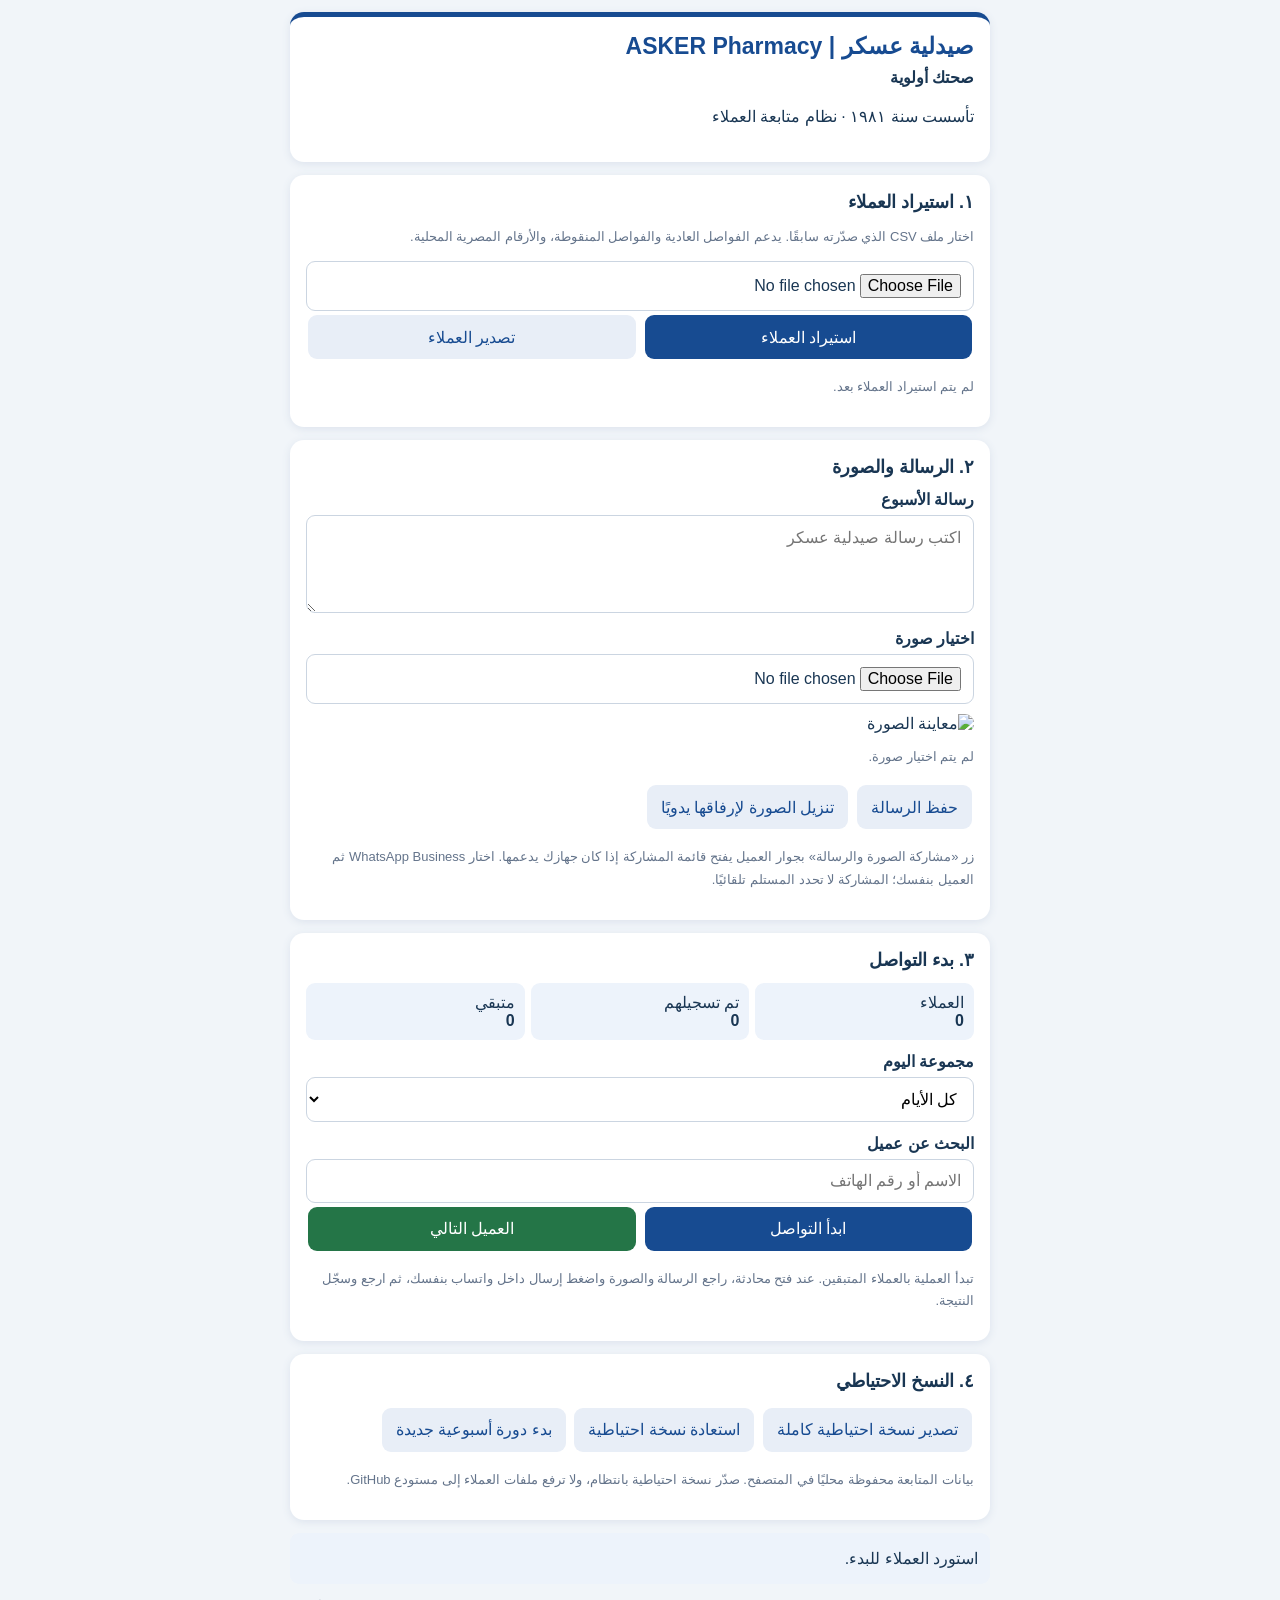
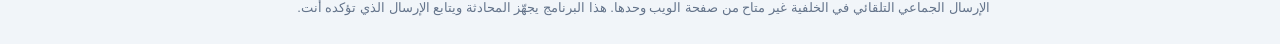
<file: index.html>
<!DOCTYPE html>
<html lang="ar" dir="rtl">
<head>
<meta charset="UTF-8">
<meta name="viewport" content="width=device-width,initial-scale=1">
<meta name="theme-color" content="#174b91">
<title>عسكر | تواصل العملاء</title>
<style>
*{box-sizing:border-box}
body{margin:0;padding:12px;background:#f1f5f9;color:#193653;font-family:Arial,sans-serif}
main{max-width:700px;margin:auto}
header,.card{background:white;border-radius:14px;padding:16px;margin-bottom:13px;box-shadow:0 2px 8px #dce3ed}
header{border-top:5px solid #174b91}
h1{font-size:23px;color:#174b91;margin:0 0 8px}
h2{font-size:18px;margin:0 0 12px}
p{line-height:1.7}
label{display:block;font-weight:bold;margin:12px 0 6px}
input,textarea,select{width:100%;padding:12px;border:1px solid #cbd5e1;border-radius:9px;font:inherit;background:white}
button{border:0;border-radius:9px;padding:12px 14px;margin:4px 2px;background:#174b91;color:white;font:inherit;cursor:pointer;min-height:44px}
button.secondary{background:#e8eef7;color:#174b91}
button.green{background:#247547}
button.red{background:#a52e2e}
button:disabled{opacity:.5}
small,.muted{font-size:13px;color:#64748b;line-height:1.7}
.row{display:flex;flex-wrap:wrap;gap:5px}
.row button{flex:1}
.stats{display:flex;gap:6px;flex-wrap:wrap}
.stat{background:#edf3fb;padding:10px;border-radius:9px;flex:1;min-width:90px}
.contact{border:1px solid #dbe3ee;border-radius:11px;padding:12px;margin:10px 0}
.contact strong{display:block;overflow-wrap:anywhere;margin-bottom:5px}
.phone{direction:ltr;display:inline-block}
#preview{max-width:100%;max-height:240px;display:block;margin-top:10px;border-radius:9px}
#notice{background:#edf3fb;border-radius:9px;padding:12px;line-height:1.7;white-space:pre-wrap}
</style>
</head>
<body>
<main>
<header>
<h1>صيدلية عسكر | ASKER Pharmacy</h1>
<strong>صحتك أولوية</strong>
<p>تأسست سنة ١٩٨١ · نظام متابعة العملاء</p>
</header>

<section class="card">
<h2>١. استيراد العملاء</h2>
<p class="muted">اختار ملف CSV الذي صدّرته سابقًا. يدعم الفواصل العادية والفواصل المنقوطة، والأرقام المصرية المحلية.</p>
<input id="csv" type="file" accept=".csv,text/csv">
<div class="row">
<button id="importBtn">استيراد العملاء</button>
<button id="exportBtn" class="secondary">تصدير العملاء</button>
</div>
<p id="importInfo" class="muted">لم يتم استيراد العملاء بعد.</p>
</section>

<section class="card">
<h2>٢. الرسالة والصورة</h2>
<label for="message">رسالة الأسبوع</label>
<textarea id="message" rows="4" placeholder="اكتب رسالة صيدلية عسكر"></textarea>
<label for="picture">اختيار صورة</label>
<input id="picture" type="file" accept="image/*">
<img id="preview" hidden alt="معاينة الصورة">
<p id="imageInfo" class="muted">لم يتم اختيار صورة.</p>
<button id="saveMsg" class="secondary">حفظ الرسالة</button>
<button id="downloadImage" class="secondary">تنزيل الصورة لإرفاقها يدويًا</button>
<p class="muted">زر «مشاركة الصورة والرسالة» بجوار العميل يفتح قائمة المشاركة إذا كان جهازك يدعمها. اختار WhatsApp Business ثم العميل بنفسك؛ المشاركة لا تحدد المستلم تلقائيًا.</p>
</section>

<section class="card">
<h2>٣. بدء التواصل</h2>
<div class="stats">
<div class="stat">العملاء<br><b id="total">0</b></div>
<div class="stat">تم تسجيلهم<br><b id="sent">0</b></div>
<div class="stat">متبقي<br><b id="left">0</b></div>
</div>
<label for="day">مجموعة اليوم</label>
<select id="day">
<option value="all">كل الأيام</option>
<option value="0">السبت</option>
<option value="1">الأحد</option>
<option value="2">الاثنين</option>
<option value="3">الثلاثاء</option>
<option value="4">الأربعاء</option>
<option value="5">الخميس</option>
<option value="6">الجمعة</option>
</select>
<label for="search">البحث عن عميل</label>
<input id="search" placeholder="الاسم أو رقم الهاتف">
<div class="row">
<button id="startBtn">ابدأ التواصل</button>
<button id="nextBtn" class="green">العميل التالي</button>
</div>
<p class="muted">تبدأ العملية بالعملاء المتبقين. عند فتح محادثة، راجع الرسالة والصورة واضغط إرسال داخل واتساب بنفسك، ثم ارجع وسجّل النتيجة.</p>
<div id="queueInfo" class="muted"></div>
<div id="currentContact" class="contact" hidden>
<h2>العميل الحالي</h2>
<strong id="currentName"></strong>
<span id="currentPhone" class="phone"></span>
<p id="currentStatus" class="muted"></p>
<div class="row">
<button id="currentOpen">فتح المحادثة</button>
<button id="currentShare" class="secondary">مشاركة الصورة والرسالة</button>
<button id="currentSent" class="green">تسجيل تم الإرسال</button>
<button id="currentSkip" class="secondary">تخطي</button>
</div>
</div>
<div id="contacts"></div>
</section>

<section class="card">
<h2>٤. النسخ الاحتياطي</h2>
<button id="backupBtn" class="secondary">تصدير نسخة احتياطية كاملة</button>
<button id="restoreBtn" class="secondary">استعادة نسخة احتياطية</button>
<input id="backupFile" type="file" accept=".json,application/json" hidden>
<button id="newCycle" class="secondary">بدء دورة أسبوعية جديدة</button>
<p class="muted">بيانات المتابعة محفوظة محليًا في المتصفح. صدّر نسخة احتياطية بانتظام، ولا ترفع ملفات العملاء إلى مستودع GitHub.</p>
</section>

<div id="notice" role="status">استورد العملاء للبدء.</div>
<p class="muted">الإرسال الجماعي التلقائي في الخلفية غير متاح من صفحة الويب وحدها. هذا البرنامج يجهّز المحادثة ويتابع الإرسال الذي تؤكده أنت.</p>
</main>

<script>
'use strict';
const $=id=>document.getElementById(id);
const DAYS=['السبت','الأحد','الاثنين','الثلاثاء','الأربعاء','الخميس','الجمعة'];
let contacts=[];
let states={};
let cycle=weekKey(new Date());
let imageFile=null,imageURL=null;
let queue=[],queuePos=-1;
let currentId=null;

function say(s){$('notice').textContent=s}
function weekKey(d){
 d=new Date(d);
 d.setDate(d.getDate()-((d.getDay()+1)%7));
 return d.getFullYear()+'-'+String(d.getMonth()+1).padStart(2,'0')+'-'+String(d.getDate()).padStart(2,'0');
}
function save(){
 try{
 localStorage.setItem('asker_contacts_snapshot',JSON.stringify({contacts,states,cycle,message:$('message').value}));
 return true;
 }catch(e){say('تعذر الحفظ في المتصفح. التغيير لم يُحفظ. صدّر نسخة احتياطية.');return false}
}
function load(){
 try{
 const snapshot=localStorage.getItem('asker_contacts_snapshot');
 if(snapshot){
  const d=JSON.parse(snapshot);
  if(!Array.isArray(d.contacts)||!d.states||typeof d.states!=='object'||Array.isArray(d.states))throw Error();
  contacts=d.contacts;states=d.states;cycle=d.cycle||weekKey(new Date());
  $('message').value=d.message||'';
 }else{
 contacts=JSON.parse(localStorage.getItem('asker_v3_contacts')||'[]');
 states=JSON.parse(localStorage.getItem('asker_v3_states')||'{}');
 cycle=localStorage.getItem('asker_v3_cycle')||weekKey(new Date());
 $('message').value=localStorage.getItem('asker_v3_message')||'';
 }
 }catch(e){contacts=[];states={}}
 render();
}
function normPhone(value){
 let p=String(value||'').trim()
  .replace(/[٠-٩]/g,c=>String(c.charCodeAt(0)-1632))
  .replace(/[۰-۹]/g,c=>String(c.charCodeAt(0)-1776))
  .replace(/[\s()\-\u200e\u200f]/g,'');
 if(!/^\+?\d+$/.test(p))return '';
 if(p.startsWith('+'))p=p.slice(1);
 if(p.startsWith('00'))p=p.slice(2);
 if(/^0?1[0125]\d{8}$/.test(p))return '20'+p.replace(/^0/,'');
 if(p.startsWith('20'))return /^201[0125]\d{8}$/.test(p)?p:'';
 return /^[1-9]\d{7,14}$/.test(p)&&!p.startsWith('0')?p:'';
}
function splitCSV(text){
 text=text.replace(/^\uFEFF/,'');
 const first=text.split(/\r?\n/).find(x=>x.trim())||'';
 const semi=(first.match(/;/g)||[]).length;
 const comma=(first.match(/,/g)||[]).length;
 const delim=semi>comma?';':',';
 const rows=[];let row=[],val='',q=false;
 for(let i=0;i<text.length;i++){
  const c=text[i];
  if(c==='"'&&q&&text[i+1]==='"'){val+='"';i++}
  else if(c==='"')q=!q;
  else if(c===delim&&!q){row.push(val);val=''}
  else if((c==='\n'||c==='\r')&&!q){
   if(c==='\r'&&text[i+1]==='\n')i++;
   row.push(val);if(row.some(x=>x.trim()))rows.push(row);
   row=[];val='';
  }else val+=c;
 }
 row.push(val);if(row.some(x=>x.trim()))rows.push(row);
 return rows;
}
function getStatus(c){
 const s=states[c.id];
 return s&&s.cycle===cycle?s.status:'pending';
}
function assigned(c){
 return Math.max(0,contacts.findIndex(x=>x.id===c.id))%7;
}
async function importContacts(){
 const f=$('csv').files[0];
 if(!f){say('اختار ملف CSV الأول.');return}
 try{
  const rows=splitCSV(await f.text());
  if(!rows.length){say('الملف فارغ.');return}
  const h=rows[0].map(x=>x.trim().toLowerCase());
  let ni=h.findIndex(x=>['name','الاسم','اسم العميل','contact name'].includes(x));
  let pi=h.findIndex(x=>['phone','telephone','mobile','رقم الهاتف','الهاتف','الموبايل','الرقم'].includes(x)||/^phone\s*\d*\s*[-–]?\s*value$/.test(x));
  let start=0;
  if(ni<0||pi<0){ni=0;pi=1}
  else start=1;
  const map=new Map(contacts.map(c=>[c.id,{...c}]));
  let count=0,invalid=0;
  for(let i=start;i<rows.length;i++){
   const name=String(rows[i][ni]||'بدون اسم').trim()||'بدون اسم';
   const phone=normPhone(rows[i][pi]);
   if(!/^\d{8,15}$/.test(phone)){invalid++;continue}
   if(!map.has(phone)){map.set(phone,{id:phone,name,phone});count++}
   else if(map.get(phone).name==='بدون اسم'&&name!=='بدون اسم')map.get(phone).name=name;
  }
  const previous=contacts;
  contacts=[...map.values()];
  if(!save()){contacts=previous;render();return}
  resetQueue();render();
  $('importInfo').textContent='أضيف '+count+' رقم جديد. إجمالي الأرقام المختلفة: '+contacts.length+'. صفوف مستبعدة: '+invalid+'.';
  say('تم الاستيراد. راجع الأرقام المصرية والدولية قبل بدء التواصل.');
 }catch(e){say('تعذر قراءة CSV. تأكد من الملف وترتيب أعمدة الاسم والرقم.')}
}
function render(){
 renderCurrent();
 const sent=contacts.filter(c=>getStatus(c)==='sent').length;
 $('total').textContent=contacts.length;
 $('sent').textContent=sent;
 $('left').textContent=contacts.length-sent;
 const q=$('search').value.trim().toLowerCase(),day=$('day').value;
 const list=contacts.filter(c=>
  (day==='all'||assigned(c)===Number(day))&&
  (!q||(c.name+' '+c.phone).toLowerCase().includes(q))
 );
 const box=$('contacts');box.replaceChildren();
 list.slice(0,100).forEach(c=>{
  const d=document.createElement('div');d.className='contact';
  const name=document.createElement('strong');name.textContent=c.name;
  const phone=document.createElement('span');phone.className='phone';phone.textContent='+'+c.phone;
  const status=document.createElement('p');status.className='muted';
  status.textContent=DAYS[assigned(c)]+' · '+(getStatus(c)==='sent'?'تم تسجيل الإرسال':getStatus(c)==='skip'?'تم التخطي':'متبقي');
  const row=document.createElement('div');row.className='row';
  const open=document.createElement('button');open.textContent='فتح واتساب بيزنس';open.onclick=()=>openBusiness(c);
  const share=document.createElement('button');share.className='secondary';share.textContent='مشاركة الصورة والرسالة';share.onclick=()=>shareMedia(c);
  const done=document.createElement('button');done.className='green';done.textContent='تسجيل تم الإرسال';done.onclick=()=>mark(c,'sent');
  const skip=document.createElement('button');skip.className='secondary';skip.textContent='تخطي';skip.onclick=()=>mark(c,'skip');
  const reset=document.createElement('button');reset.className='secondary';reset.textContent='إعادة للمتبقي';reset.onclick=()=>mark(c,'pending');
  row.append(open,share,done,skip,reset);d.append(name,phone,status,row);box.append(d);
 });
 if(list.length>100){const p=document.createElement('p');p.className='muted';p.textContent='تظهر أول 100 نتيجة. استخدم البحث لتضييق القائمة.';box.append(p)}
}
function currentContact(){return contacts.find(c=>c.id===currentId)}
function renderCurrent(){
 const c=currentContact();
 $('currentContact').hidden=!c;
 if(!c)return;
 $('currentName').textContent=c.name;
 $('currentPhone').textContent='+'+c.phone;
 const status=getStatus(c);
 $('currentStatus').textContent=status==='sent'?'تم تسجيل الإرسال':status==='skip'?'تم التخطي':'بعد الإرسال داخل واتساب، ارجع وسجّل النتيجة هنا.';
 $('currentSent').disabled=status==='sent';
 $('currentSkip').disabled=status!=='pending';
}
function mark(c,status){
 const previous=states[c.id];
 states[c.id]={cycle,status,at:new Date().toISOString()};
 if(!save()){
  if(previous===undefined)delete states[c.id];else states[c.id]=previous;
  render();return;
 }
 render();say('تم حفظ حالة '+c.name+'.');
}
function startQueue(){
 const q=$('search').value.trim().toLowerCase(),day=$('day').value;
 queue=contacts.filter(c=>
  getStatus(c)==='pending'&&
  (day==='all'||assigned(c)===Number(day))&&
  (!q||(c.name+' '+c.phone).toLowerCase().includes(q))
 );
 queuePos=-1;
 $('queueInfo').textContent='عدد العملاء المتبقين في قائمة التواصل: '+queue.length;
 say(queue.length?'القائمة جاهزة. اضغط العميل التالي لفتح المحادثة.':'لا يوجد عملاء متبقون في الاختيار الحالي.');
}
function openBusiness(c){
 const msg=$('message').value.trim();
 if(!msg){say('اكتب الرسالة أولًا.');return}
 if(!c.phone||normPhone(c.phone)!==c.phone){
  say('رقم العميل يحتاج مراجعة: +'+c.phone);return;
 }
 const url='https://wa.me/'+c.phone+'?text='+encodeURIComponent(msg);
 // محاولة فتح WhatsApp Business على Android، مع بديل ويب عند عدم نجاح الرابط.
 const intent='intent://send?phone='+encodeURIComponent(c.phone)+'&text='+encodeURIComponent(msg)+'#Intent;scheme=whatsapp;package=com.whatsapp.w4b;S.browser_fallback_url='+encodeURIComponent(url)+';end';
 currentId=c.id;renderCurrent();
 say('العميل الحالي: '+c.name+' — +'+c.phone+'\nجاري فتح المحادثة. اضغط إرسال داخل التطبيق ثم ارجع وسجّل النتيجة.'+(imageFile?' الصورة لا تُرفق برابط المحادثة؛ استخدم زر المشاركة أو نزّلها وأرفقها يدويًا.':''));
 window.location.href=/Android/i.test(navigator.userAgent)?intent:url;
}
async function shareMedia(c){
 const text=$('message').value.trim();
 if(!imageFile){say('اختار الصورة أولًا. لإرسال نص فقط استخدم فتح واتساب بيزنس.');return}
 const data={files:[imageFile],text};
 if(!navigator.share||!navigator.canShare||!navigator.canShare({files:data.files})){
  say('مشاركة الصور غير مدعومة هنا. استخدم تنزيل الصورة، ثم افتح محادثة العميل وأرفقها يدويًا.');return;
 }
 try{
  currentId=c.id;renderCurrent();
  await navigator.share(data);
  say('تم تسليم المشاركة للتطبيق المختار. تأكد من إرسالها إلى '+c.name+' — +'+c.phone+'، ثم سجّل النتيجة بنفسك. لو لم تظهر الرسالة مع الصورة أضفها يدويًا.');
 }catch(e){say(e.name==='AbortError'?'تم إلغاء المشاركة. لم تتغير حالة العميل.':'تعذرت المشاركة. نزّل الصورة وأرفقها يدويًا في محادثة العميل.')}
}
function downloadImage(){
 if(!imageFile||!imageURL){say('اختار الصورة أولًا.');return}
 const a=document.createElement('a');a.href=imageURL;a.download=imageFile.name||'asker-image.jpg';a.click();
}
function resetQueue(){queue=[];queuePos=-1;currentId=null;$('queueInfo').textContent='';renderCurrent()}
function nextContact(){
 if(!queue.length)startQueue();
 if(!queue.length)return;
 let found=null;
 for(let tries=0;tries<queue.length;tries++){
  queuePos=(queuePos+1)%queue.length;
  if(getStatus(queue[queuePos])==='pending'){found=queue[queuePos];break}
 }
 if(!found){say('انتهت قائمة العملاء المتبقين.');return}
 say('العميل الحالي: '+found.name+' — +'+found.phone+'. بعد الإرسال ارجع واضغط تسجيل تم الإرسال.');
 openBusiness(found);
}
function exportFile(data,name,type){
 const blob=new Blob([data],{type});
 const url=URL.createObjectURL(blob);
 const a=document.createElement('a');a.href=url;a.download=name;a.click();
 setTimeout(()=>URL.revokeObjectURL(url),1500);
}
function exportContacts(){
 const esc=x=>'"'+String(x).replace(/"/g,'""')+'"';
 const csv='\uFEFF'+[['Name','Phone'],...contacts.map(c=>[c.name,'+'+c.phone])].map(r=>r.map(esc).join(',')).join('\r\n');
 exportFile(csv,'Asker_Contacts.csv','text/csv;charset=utf-8');
}
function backup(){
 exportFile(JSON.stringify({contacts,states,cycle,message:$('message').value},null,2),'Asker_Backup.json','application/json');
}
async function restore(){
 const f=$('backupFile').files[0];if(!f)return;
 try{
  const d=JSON.parse(await f.text());
  if(!Array.isArray(d.contacts)||!d.states)throw Error();
  if(!confirm('استبدال بيانات المتصفح بالنسخة الاحتياطية؟'))return;
  const previous={contacts,states,cycle,message:$('message').value};
  contacts=d.contacts;states=d.states;cycle=d.cycle||weekKey(new Date());
  $('message').value=d.message||'';
  if(!save()){
   contacts=previous.contacts;states=previous.states;cycle=previous.cycle;
   $('message').value=previous.message;render();return;
  }
  resetQueue();render();say('تمت استعادة النسخة الاحتياطية.');
 }catch(e){say('ملف النسخة الاحتياطية غير صالح.')}
}
$('picture').addEventListener('change',()=>{
 const f=$('picture').files[0];imageFile=f||null;
 if(imageURL)URL.revokeObjectURL(imageURL);imageURL=null;
 if(!f){$('preview').hidden=true;$('imageInfo').textContent='لم يتم اختيار صورة.';return}
 if(!f.type.startsWith('image/')){imageFile=null;say('اختار ملف صورة صالحًا.');return}
 imageURL=URL.createObjectURL(f);$('preview').src=imageURL;$('preview').hidden=false;
 $('imageInfo').textContent='الصورة: '+f.name+' · '+Math.round(f.size/1024)+' KB';
});
$('importBtn').addEventListener('click',importContacts);
$('exportBtn').addEventListener('click',exportContacts);
$('saveMsg').addEventListener('click',()=>{if(save())say('تم حفظ الرسالة على هذا الجهاز.')});
$('currentOpen').addEventListener('click',()=>{const c=currentContact();if(c)openBusiness(c)});
$('currentShare').addEventListener('click',()=>{const c=currentContact();if(c)shareMedia(c)});
$('currentSent').addEventListener('click',()=>{const c=currentContact();if(c)mark(c,'sent')});
$('currentSkip').addEventListener('click',()=>{const c=currentContact();if(c)mark(c,'skip')});
$('downloadImage').addEventListener('click',downloadImage);
$('startBtn').addEventListener('click',startQueue);
$('nextBtn').addEventListener('click',nextContact);
$('search').addEventListener('input',()=>{resetQueue();render()});
$('day').addEventListener('change',()=>{resetQueue();render()});
$('backupBtn').addEventListener('click',backup);
$('restoreBtn').addEventListener('click',()=>$('backupFile').click());
$('backupFile').addEventListener('change',restore);
$('newCycle').addEventListener('click',()=>{
 if(!confirm('بدء دورة جديدة؟'))return;
 const previous=cycle;
 cycle=weekKey(new Date())+'-cycle-'+Date.now();
 if(!save()){cycle=previous;render();return}
 resetQueue();render();say('بدأت دورة جديدة. قائمة العملاء محفوظة، وستُسجّل حالات الإرسال للدورة الجديدة.');
});
load();
</script>
</body>
</html>
</file>
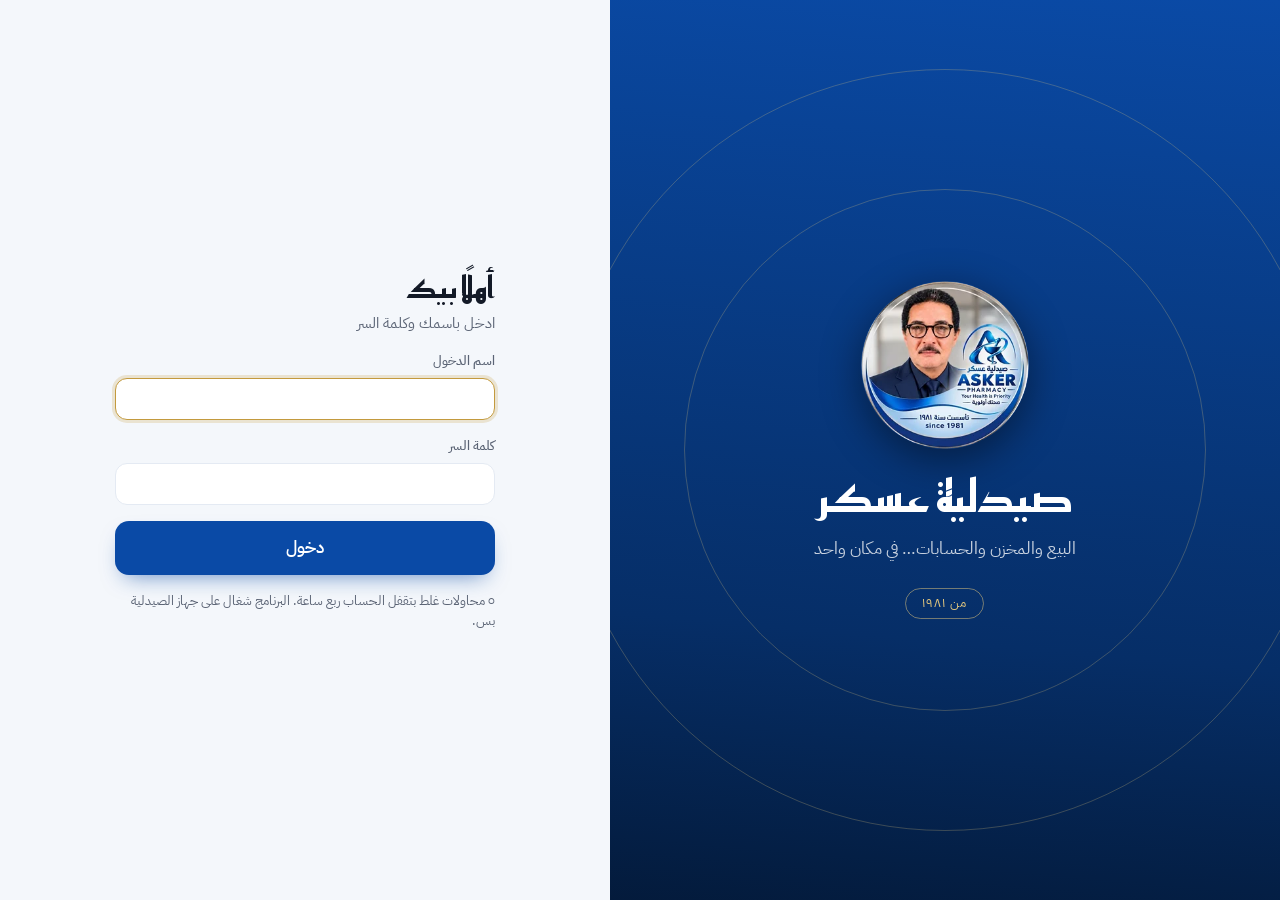
<file: pharmacy-system/app/index.html>
<!doctype html>
<html lang="ar" dir="rtl" translate="no">
<head>
<meta charset="utf-8">
<meta name="viewport" content="width=device-width, initial-scale=1, viewport-fit=cover">
<meta name="theme-color" content="#0a4aa6">
<meta name="google" content="notranslate">
<title>صيدلية عسكر</title>
<link rel="icon" type="image/png" sizes="192x192" href="assets/icon-192.png">
<link rel="apple-touch-icon" href="assets/apple-touch-180.png">
<link rel="stylesheet" href="assets/fonts.css">
<link rel="stylesheet" href="assets/app.css">
<script src="assets/theme.js"></script>   <!-- اللون والليلي قبل ما الصفحة ترسم (نفس ألوان البوت والموقع) -->
</head>
<body>
<div id="root"></div>
<div class="toasts" id="toasts" aria-live="polite"></div>
<script type="module" src="assets/app.js"></script>
</body>
</html>
</file>
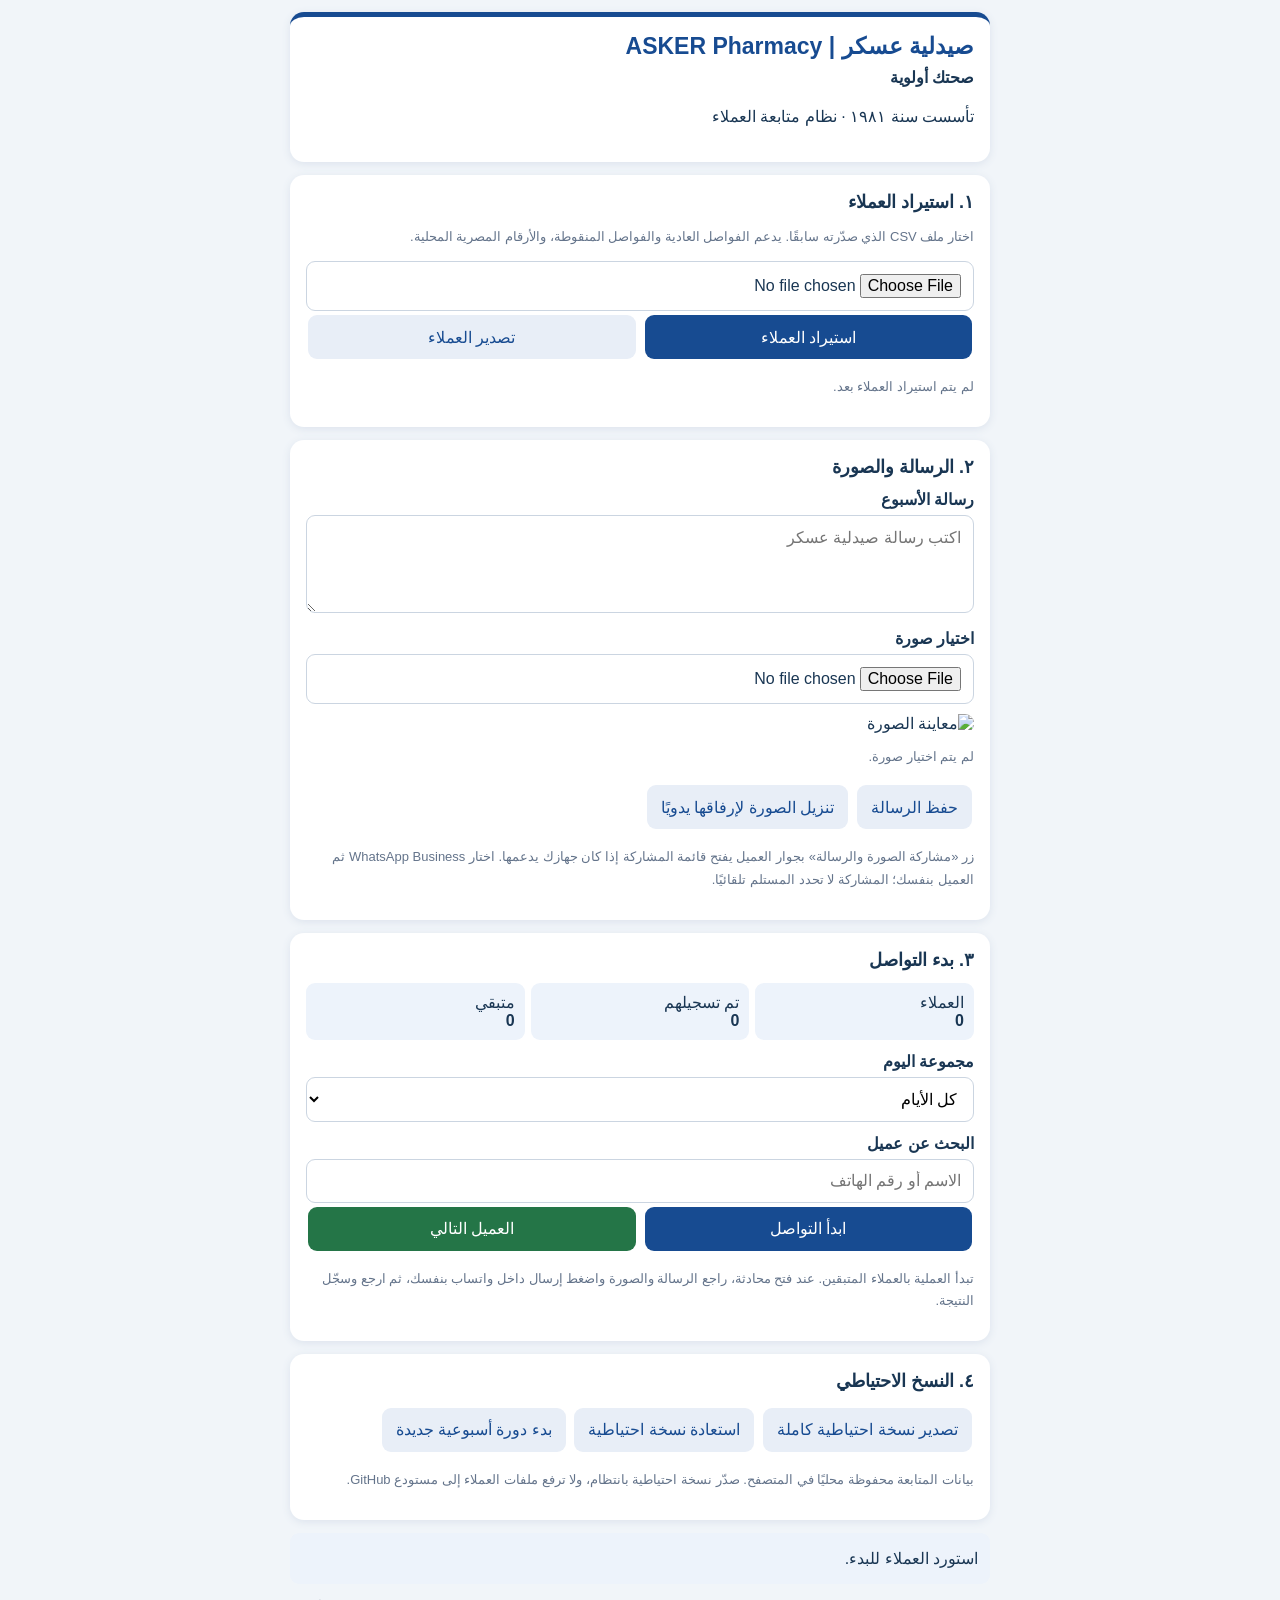
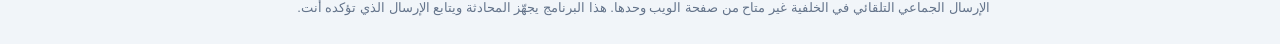
<file: index-2.html>
<!DOCTYPE html>
<html lang="ar" dir="rtl">
<head>
<meta charset="UTF-8">
<meta name="viewport" content="width=device-width,initial-scale=1">
<meta name="theme-color" content="#174b91">
<title>عسكر | تواصل العملاء</title>
<style>
*{box-sizing:border-box}
body{margin:0;padding:12px;background:#f1f5f9;color:#193653;font-family:Arial,sans-serif}
main{max-width:700px;margin:auto}
header,.card{background:white;border-radius:14px;padding:16px;margin-bottom:13px;box-shadow:0 2px 8px #dce3ed}
header{border-top:5px solid #174b91}
h1{font-size:23px;color:#174b91;margin:0 0 8px}
h2{font-size:18px;margin:0 0 12px}
p{line-height:1.7}
label{display:block;font-weight:bold;margin:12px 0 6px}
input,textarea,select{width:100%;padding:12px;border:1px solid #cbd5e1;border-radius:9px;font:inherit;background:white}
button{border:0;border-radius:9px;padding:12px 14px;margin:4px 2px;background:#174b91;color:white;font:inherit;cursor:pointer;min-height:44px}
button.secondary{background:#e8eef7;color:#174b91}
button.green{background:#247547}
button.red{background:#a52e2e}
button:disabled{opacity:.5}
small,.muted{font-size:13px;color:#64748b;line-height:1.7}
.row{display:flex;flex-wrap:wrap;gap:5px}
.row button{flex:1}
.stats{display:flex;gap:6px;flex-wrap:wrap}
.stat{background:#edf3fb;padding:10px;border-radius:9px;flex:1;min-width:90px}
.contact{border:1px solid #dbe3ee;border-radius:11px;padding:12px;margin:10px 0}
.contact strong{display:block;overflow-wrap:anywhere;margin-bottom:5px}
.phone{direction:ltr;display:inline-block}
#preview{max-width:100%;max-height:240px;display:block;margin-top:10px;border-radius:9px}
#notice{background:#edf3fb;border-radius:9px;padding:12px;line-height:1.7;white-space:pre-wrap}
</style>
</head>
<body>
<main>
<header>
<h1>صيدلية عسكر | ASKER Pharmacy</h1>
<strong>صحتك أولوية</strong>
<p>تأسست سنة ١٩٨١ · نظام متابعة العملاء</p>
</header>

<section class="card">
<h2>١. استيراد العملاء</h2>
<p class="muted">اختار ملف CSV الذي صدّرته سابقًا. يدعم الفواصل العادية والفواصل المنقوطة، والأرقام المصرية المحلية.</p>
<input id="csv" type="file" accept=".csv,text/csv">
<div class="row">
<button id="importBtn">استيراد العملاء</button>
<button id="exportBtn" class="secondary">تصدير العملاء</button>
</div>
<p id="importInfo" class="muted">لم يتم استيراد العملاء بعد.</p>
</section>

<section class="card">
<h2>٢. الرسالة والصورة</h2>
<label for="message">رسالة الأسبوع</label>
<textarea id="message" rows="4" placeholder="اكتب رسالة صيدلية عسكر"></textarea>
<label for="picture">اختيار صورة</label>
<input id="picture" type="file" accept="image/*">
<img id="preview" hidden alt="معاينة الصورة">
<p id="imageInfo" class="muted">لم يتم اختيار صورة.</p>
<button id="saveMsg" class="secondary">حفظ الرسالة</button>
<button id="downloadImage" class="secondary">تنزيل الصورة لإرفاقها يدويًا</button>
<p class="muted">زر «مشاركة الصورة والرسالة» بجوار العميل يفتح قائمة المشاركة إذا كان جهازك يدعمها. اختار WhatsApp Business ثم العميل بنفسك؛ المشاركة لا تحدد المستلم تلقائيًا.</p>
</section>

<section class="card">
<h2>٣. بدء التواصل</h2>
<div class="stats">
<div class="stat">العملاء<br><b id="total">0</b></div>
<div class="stat">تم تسجيلهم<br><b id="sent">0</b></div>
<div class="stat">متبقي<br><b id="left">0</b></div>
</div>
<label for="day">مجموعة اليوم</label>
<select id="day">
<option value="all">كل الأيام</option>
<option value="0">السبت</option>
<option value="1">الأحد</option>
<option value="2">الاثنين</option>
<option value="3">الثلاثاء</option>
<option value="4">الأربعاء</option>
<option value="5">الخميس</option>
<option value="6">الجمعة</option>
</select>
<label for="search">البحث عن عميل</label>
<input id="search" placeholder="الاسم أو رقم الهاتف">
<div class="row">
<button id="startBtn">ابدأ التواصل</button>
<button id="nextBtn" class="green">العميل التالي</button>
</div>
<p class="muted">تبدأ العملية بالعملاء المتبقين. عند فتح محادثة، راجع الرسالة والصورة واضغط إرسال داخل واتساب بنفسك، ثم ارجع وسجّل النتيجة.</p>
<div id="queueInfo" class="muted"></div>
<div id="contacts"></div>
</section>

<section class="card">
<h2>٤. النسخ الاحتياطي</h2>
<button id="backupBtn" class="secondary">تصدير نسخة احتياطية كاملة</button>
<button id="restoreBtn" class="secondary">استعادة نسخة احتياطية</button>
<input id="backupFile" type="file" accept=".json,application/json" hidden>
<button id="newCycle" class="secondary">بدء دورة أسبوعية جديدة</button>
<p class="muted">بيانات المتابعة محفوظة محليًا في المتصفح. صدّر نسخة احتياطية بانتظام، ولا ترفع ملفات العملاء إلى مستودع GitHub.</p>
</section>

<div id="notice" role="status">استورد العملاء للبدء.</div>
<p class="muted">الإرسال الجماعي التلقائي في الخلفية غير متاح من صفحة الويب وحدها. هذا البرنامج يجهّز المحادثة ويتابع الإرسال الذي تؤكده أنت.</p>
</main>

<script>
'use strict';
const $=id=>document.getElementById(id);
const DAYS=['السبت','الأحد','الاثنين','الثلاثاء','الأربعاء','الخميس','الجمعة'];
let contacts=[];
let states={};
let cycle=weekKey(new Date());
let imageFile=null,imageURL=null;
let queue=[],queuePos=-1;

function say(s){$('notice').textContent=s}
function weekKey(d){
 d=new Date(d);
 d.setDate(d.getDate()-((d.getDay()+1)%7));
 return d.getFullYear()+'-'+String(d.getMonth()+1).padStart(2,'0')+'-'+String(d.getDate()).padStart(2,'0');
}
function save(){
 try{
 localStorage.setItem('asker_v3_contacts',JSON.stringify(contacts));
 localStorage.setItem('asker_v3_states',JSON.stringify(states));
 localStorage.setItem('asker_v3_cycle',cycle);
 localStorage.setItem('asker_v3_message',$('message').value);
 }catch(e){say('تعذر الحفظ في المتصفح. صدّر نسخة احتياطية.')}
}
function load(){
 try{
 contacts=JSON.parse(localStorage.getItem('asker_v3_contacts')||'[]');
 states=JSON.parse(localStorage.getItem('asker_v3_states')||'{}');
 cycle=localStorage.getItem('asker_v3_cycle')||weekKey(new Date());
 $('message').value=localStorage.getItem('asker_v3_message')||'';
 }catch(e){contacts=[];states={}}
 render();
}
function normPhone(value){
 let p=String(value||'').trim()
  .replace(/[٠-٩]/g,c=>String(c.charCodeAt(0)-1632))
  .replace(/[۰-۹]/g,c=>String(c.charCodeAt(0)-1776))
  .replace(/[\s()\-\u200e\u200f]/g,'');
 if(!/^\+?\d+$/.test(p))return '';
 if(p.startsWith('+'))p=p.slice(1);
 if(p.startsWith('00'))p=p.slice(2);
 if(/^0?1[0125]\d{8}$/.test(p))return '20'+p.replace(/^0/,'');
 if(p.startsWith('20'))return /^201[0125]\d{8}$/.test(p)?p:'';
 return /^[1-9]\d{7,14}$/.test(p)&&!p.startsWith('0')?p:'';
}
function splitCSV(text){
 text=text.replace(/^\uFEFF/,'');
 const first=text.split(/\r?\n/).find(x=>x.trim())||'';
 const semi=(first.match(/;/g)||[]).length;
 const comma=(first.match(/,/g)||[]).length;
 const delim=semi>comma?';':',';
 const rows=[];let row=[],val='',q=false;
 for(let i=0;i<text.length;i++){
  const c=text[i];
  if(c==='"'&&q&&text[i+1]==='"'){val+='"';i++}
  else if(c==='"')q=!q;
  else if(c===delim&&!q){row.push(val);val=''}
  else if((c==='\n'||c==='\r')&&!q){
   if(c==='\r'&&text[i+1]==='\n')i++;
   row.push(val);if(row.some(x=>x.trim()))rows.push(row);
   row=[];val='';
  }else val+=c;
 }
 row.push(val);if(row.some(x=>x.trim()))rows.push(row);
 return rows;
}
function getStatus(c){
 const s=states[c.id];
 return s&&s.cycle===cycle?s.status:'pending';
}
function assigned(c){
 return Math.max(0,contacts.findIndex(x=>x.id===c.id))%7;
}
async function importContacts(){
 const f=$('csv').files[0];
 if(!f){say('اختار ملف CSV الأول.');return}
 try{
  const rows=splitCSV(await f.text());
  if(!rows.length){say('الملف فارغ.');return}
  const h=rows[0].map(x=>x.trim().toLowerCase());
  let ni=h.findIndex(x=>['name','الاسم','اسم العميل','contact name'].includes(x));
  let pi=h.findIndex(x=>['phone','telephone','mobile','رقم الهاتف','الهاتف','الموبايل','الرقم'].includes(x)||/^phone\s*\d*\s*[-–]?\s*value$/.test(x));
  let start=0;
  if(ni<0||pi<0){ni=0;pi=1}
  else start=1;
  const map=new Map(contacts.map(c=>[c.id,c]));
  let count=0,invalid=0;
  for(let i=start;i<rows.length;i++){
   const name=String(rows[i][ni]||'بدون اسم').trim()||'بدون اسم';
   const phone=normPhone(rows[i][pi]);
   if(!/^\d{8,15}$/.test(phone)){invalid++;continue}
   if(!map.has(phone)){map.set(phone,{id:phone,name,phone});count++}
   else if(map.get(phone).name==='بدون اسم'&&name!=='بدون اسم')map.get(phone).name=name;
  }
  contacts=[...map.values()];queue=[];queuePos=-1;save();render();
  $('importInfo').textContent='أضيف '+count+' رقم جديد. إجمالي الأرقام المختلفة: '+contacts.length+'. صفوف مستبعدة: '+invalid+'.';
  say('تم الاستيراد. راجع الأرقام المصرية والدولية قبل بدء التواصل.');
 }catch(e){say('تعذر قراءة CSV. تأكد من الملف وترتيب أعمدة الاسم والرقم.')}
}
function render(){
 const sent=contacts.filter(c=>getStatus(c)==='sent').length;
 $('total').textContent=contacts.length;
 $('sent').textContent=sent;
 $('left').textContent=contacts.length-sent;
 const q=$('search').value.trim().toLowerCase(),day=$('day').value;
 const list=contacts.filter(c=>
  (day==='all'||assigned(c)===Number(day))&&
  (!q||(c.name+' '+c.phone).toLowerCase().includes(q))
 );
 const box=$('contacts');box.replaceChildren();
 list.slice(0,100).forEach(c=>{
  const d=document.createElement('div');d.className='contact';
  const name=document.createElement('strong');name.textContent=c.name;
  const phone=document.createElement('span');phone.className='phone';phone.textContent='+'+c.phone;
  const status=document.createElement('p');status.className='muted';
  status.textContent=DAYS[assigned(c)]+' · '+(getStatus(c)==='sent'?'تم تسجيل الإرسال':getStatus(c)==='skip'?'تم التخطي':'متبقي');
  const row=document.createElement('div');row.className='row';
  const open=document.createElement('button');open.textContent='فتح واتساب بيزنس';open.onclick=()=>openBusiness(c);
  const share=document.createElement('button');share.className='secondary';share.textContent='مشاركة الصورة والرسالة';share.onclick=()=>shareMedia(c);
  const done=document.createElement('button');done.className='green';done.textContent='تسجيل تم الإرسال';done.onclick=()=>mark(c,'sent');
  const skip=document.createElement('button');skip.className='secondary';skip.textContent='تخطي';skip.onclick=()=>mark(c,'skip');
  const reset=document.createElement('button');reset.className='secondary';reset.textContent='إعادة للمتبقي';reset.onclick=()=>mark(c,'pending');
  row.append(open,share,done,skip,reset);d.append(name,phone,status,row);box.append(d);
 });
 if(list.length>100){const p=document.createElement('p');p.className='muted';p.textContent='تظهر أول 100 نتيجة. استخدم البحث لتضييق القائمة.';box.append(p)}
}
function mark(c,status){
 states[c.id]={cycle,status,at:new Date().toISOString()};
 save();render();say('تم تحديث حالة '+c.name+'.');
}
function startQueue(){
 const q=$('search').value.trim().toLowerCase(),day=$('day').value;
 queue=contacts.filter(c=>
  getStatus(c)==='pending'&&
  (day==='all'||assigned(c)===Number(day))&&
  (!q||(c.name+' '+c.phone).toLowerCase().includes(q))
 );
 queuePos=-1;
 $('queueInfo').textContent='عدد العملاء المتبقين في قائمة التواصل: '+queue.length;
 say(queue.length?'القائمة جاهزة. اضغط العميل التالي لفتح المحادثة.':'لا يوجد عملاء متبقون في الاختيار الحالي.');
}
function openBusiness(c){
 const msg=$('message').value.trim();
 if(!msg){say('اكتب الرسالة أولًا.');return}
 if(!c.phone||normPhone(c.phone)!==c.phone){
  say('رقم العميل يحتاج مراجعة: +'+c.phone);return;
 }
 const url='https://wa.me/'+c.phone+'?text='+encodeURIComponent(msg);
 // محاولة فتح WhatsApp Business على Android، مع بديل ويب عند عدم نجاح الرابط.
 const intent='intent://send?phone='+encodeURIComponent(c.phone)+'&text='+encodeURIComponent(msg)+'#Intent;scheme=whatsapp;package=com.whatsapp.w4b;S.browser_fallback_url='+encodeURIComponent(url)+';end';
 say('العميل الحالي: '+c.name+' — +'+c.phone+'\nجاري فتح المحادثة. اضغط إرسال داخل التطبيق ثم ارجع وسجّل النتيجة.'+(imageFile?' الصورة لا تُرفق برابط المحادثة؛ استخدم زر المشاركة أو نزّلها وأرفقها يدويًا.':''));
 window.location.href=/Android/i.test(navigator.userAgent)?intent:url;
}
async function shareMedia(c){
 const text=$('message').value.trim();
 if(!imageFile){say('اختار الصورة أولًا. لإرسال نص فقط استخدم فتح واتساب بيزنس.');return}
 const data={files:[imageFile],text};
 if(!navigator.share||!navigator.canShare||!navigator.canShare({files:data.files})){
  say('مشاركة الصور غير مدعومة هنا. استخدم تنزيل الصورة، ثم افتح محادثة العميل وأرفقها يدويًا.');return;
 }
 try{
  await navigator.share(data);
  say('تم تسليم المشاركة للتطبيق المختار. تأكد من إرسالها إلى '+c.name+' — +'+c.phone+'، ثم سجّل النتيجة بنفسك. لو لم تظهر الرسالة مع الصورة أضفها يدويًا.');
 }catch(e){say(e.name==='AbortError'?'تم إلغاء المشاركة. لم تتغير حالة العميل.':'تعذرت المشاركة. نزّل الصورة وأرفقها يدويًا في محادثة العميل.')}
}
function downloadImage(){
 if(!imageFile||!imageURL){say('اختار الصورة أولًا.');return}
 const a=document.createElement('a');a.href=imageURL;a.download=imageFile.name||'asker-image.jpg';a.click();
}
function resetQueue(){queue=[];queuePos=-1;$('queueInfo').textContent=''}
function nextContact(){
 if(!queue.length)startQueue();
 if(!queue.length)return;
 let found=null;
 for(let tries=0;tries<queue.length;tries++){
  queuePos=(queuePos+1)%queue.length;
  if(getStatus(queue[queuePos])==='pending'){found=queue[queuePos];break}
 }
 if(!found){say('انتهت قائمة العملاء المتبقين.');return}
 say('العميل الحالي: '+found.name+' — +'+found.phone+'. بعد الإرسال ارجع واضغط تسجيل تم الإرسال.');
 openBusiness(found);
}
function exportFile(data,name,type){
 const blob=new Blob([data],{type});
 const url=URL.createObjectURL(blob);
 const a=document.createElement('a');a.href=url;a.download=name;a.click();
 setTimeout(()=>URL.revokeObjectURL(url),1500);
}
function exportContacts(){
 const esc=x=>'"'+String(x).replace(/"/g,'""')+'"';
 const csv='\uFEFF'+[['Name','Phone'],...contacts.map(c=>[c.name,'+'+c.phone])].map(r=>r.map(esc).join(',')).join('\r\n');
 exportFile(csv,'Asker_Contacts.csv','text/csv;charset=utf-8');
}
function backup(){
 exportFile(JSON.stringify({contacts,states,cycle,message:$('message').value},null,2),'Asker_Backup.json','application/json');
}
async function restore(){
 const f=$('backupFile').files[0];if(!f)return;
 try{
  const d=JSON.parse(await f.text());
  if(!Array.isArray(d.contacts)||!d.states)throw Error();
  if(!confirm('استبدال بيانات المتصفح بالنسخة الاحتياطية؟'))return;
  contacts=d.contacts;states=d.states;cycle=d.cycle||weekKey(new Date());
  $('message').value=d.message||'';resetQueue();save();render();say('تمت استعادة النسخة الاحتياطية.');
 }catch(e){say('ملف النسخة الاحتياطية غير صالح.')}
}
$('picture').addEventListener('change',()=>{
 const f=$('picture').files[0];imageFile=f||null;
 if(imageURL)URL.revokeObjectURL(imageURL);imageURL=null;
 if(!f){$('preview').hidden=true;$('imageInfo').textContent='لم يتم اختيار صورة.';return}
 if(!f.type.startsWith('image/')){imageFile=null;say('اختار ملف صورة صالحًا.');return}
 imageURL=URL.createObjectURL(f);$('preview').src=imageURL;$('preview').hidden=false;
 $('imageInfo').textContent='الصورة: '+f.name+' · '+Math.round(f.size/1024)+' KB';
});
$('importBtn').addEventListener('click',importContacts);
$('exportBtn').addEventListener('click',exportContacts);
$('saveMsg').addEventListener('click',()=>{save();say('تم حفظ الرسالة على هذا الجهاز.')});
$('downloadImage').addEventListener('click',downloadImage);
$('startBtn').addEventListener('click',startQueue);
$('nextBtn').addEventListener('click',nextContact);
$('search').addEventListener('input',()=>{resetQueue();render()});
$('day').addEventListener('change',()=>{resetQueue();render()});
$('backupBtn').addEventListener('click',backup);
$('restoreBtn').addEventListener('click',()=>$('backupFile').click());
$('backupFile').addEventListener('change',restore);
$('newCycle').addEventListener('click',()=>{
 if(!confirm('بدء دورة جديدة؟'))return;
 cycle=weekKey(new Date())+'-cycle-'+Date.now();
 resetQueue();save();render();say('بدأت دورة جديدة. قائمة العملاء محفوظة، وستُسجّل حالات الإرسال للدورة الجديدة.');
});
load();
</script>
</body>
</html>
</file>
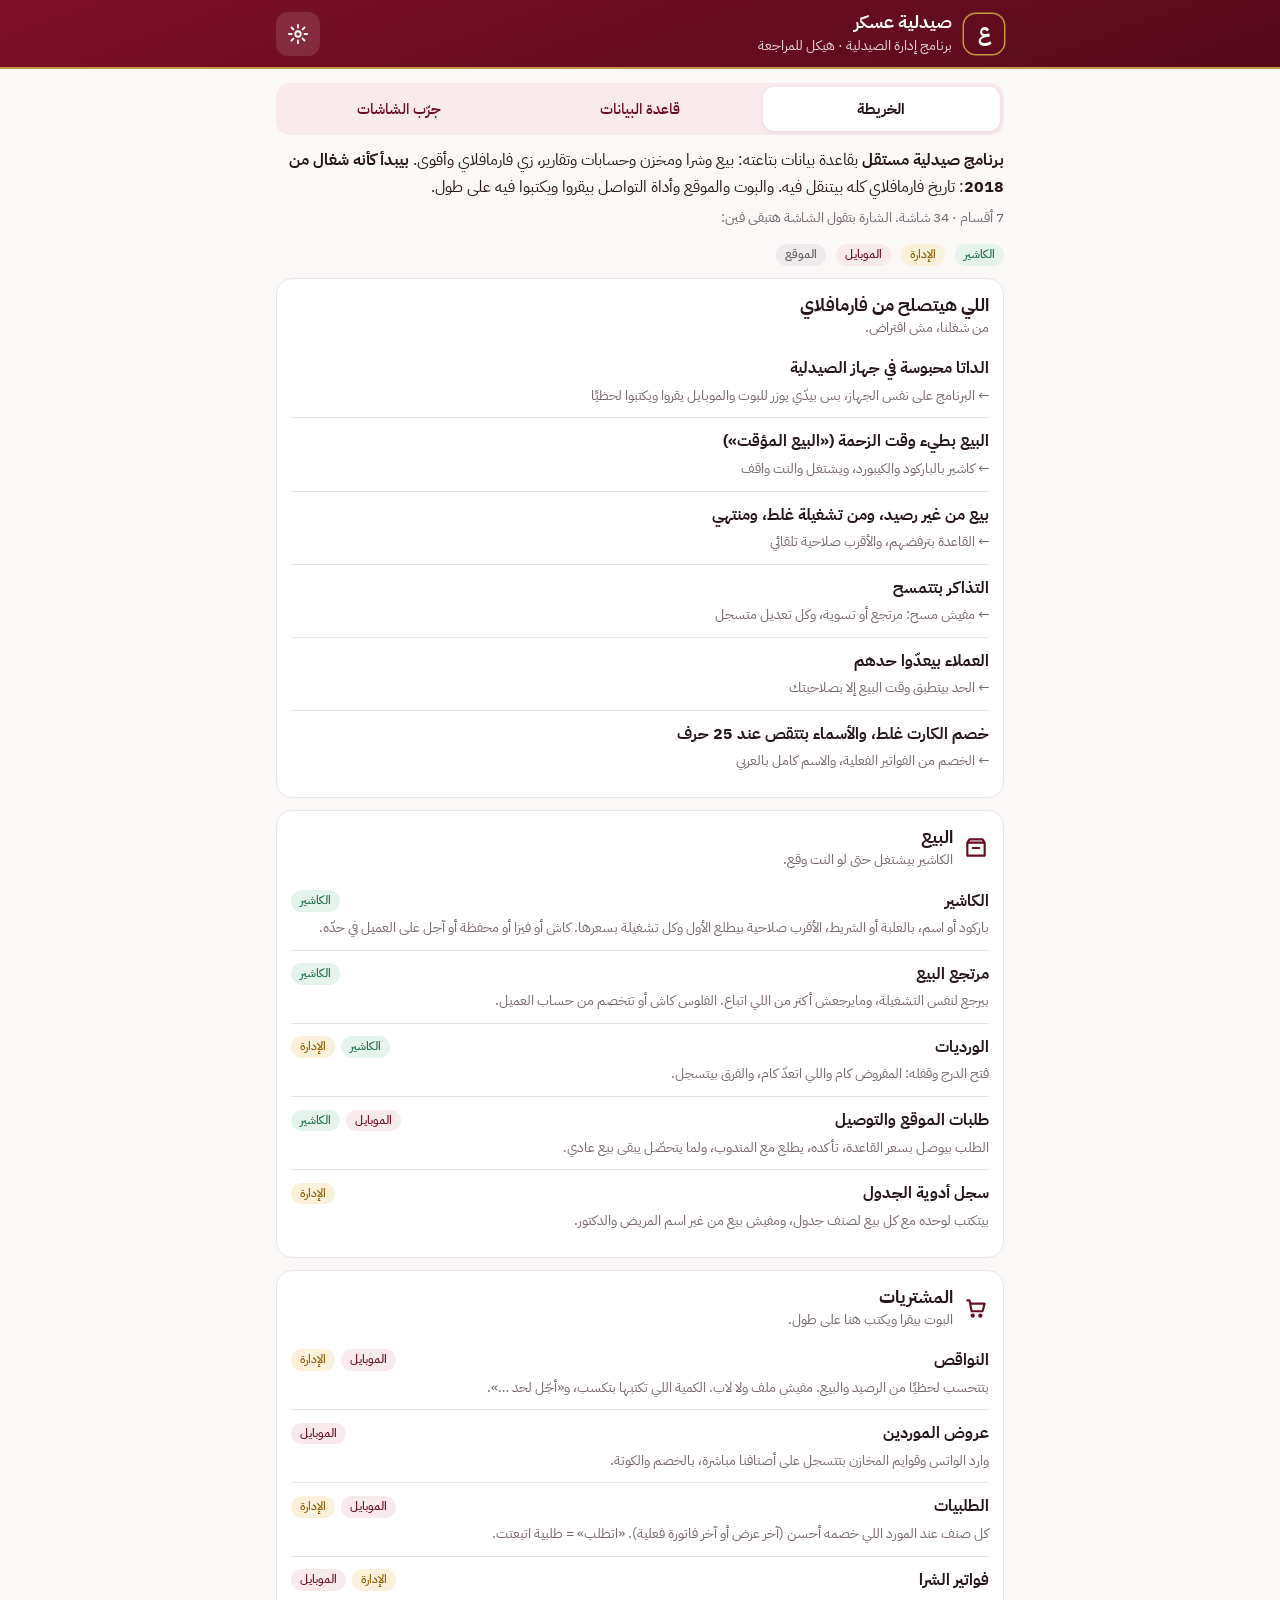
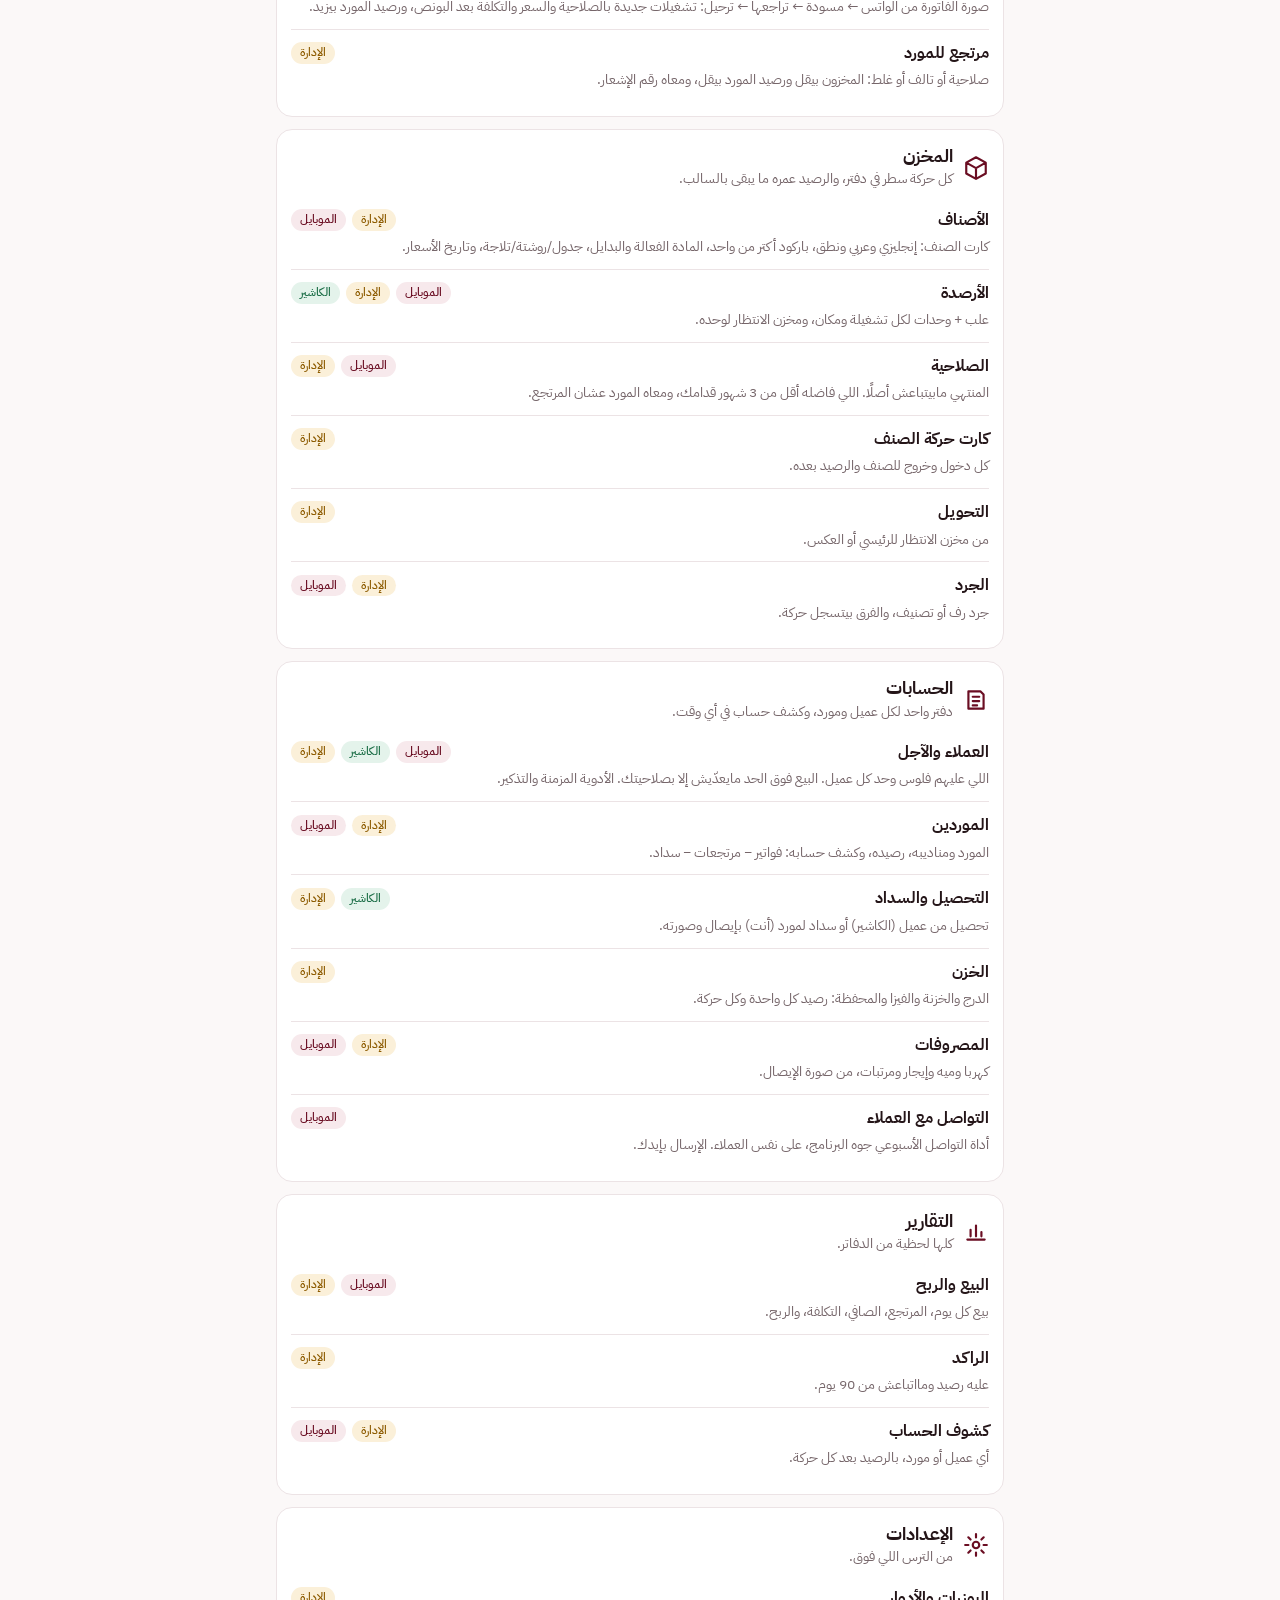
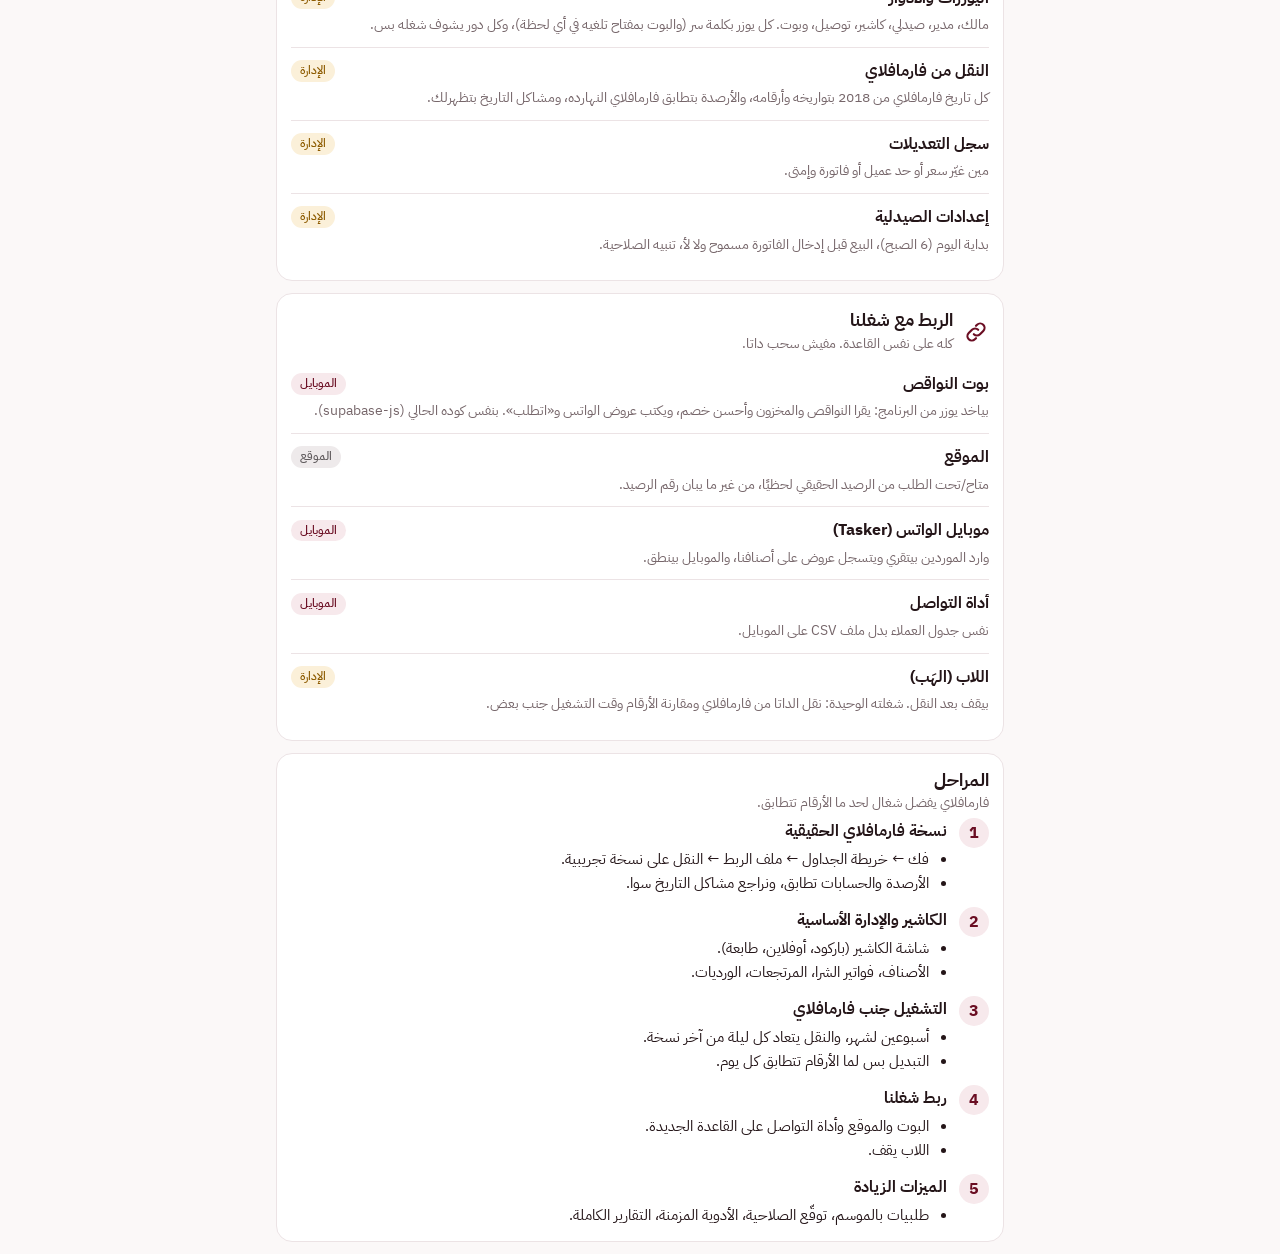
<file: pharmacy-system/app/map.html>
<!doctype html>
<html lang="ar" dir="rtl">
<head>
<meta charset="utf-8">
<meta name="viewport" content="width=device-width, initial-scale=1, viewport-fit=cover">
<title>نظام صيدلية عسكر</title>
<meta name="claude:viewport-fit-sides" content="cover">
<meta name="theme-color" content="#7d1028">
<link rel="preconnect" href="https://fonts.googleapis.com">
<link rel="preconnect" href="https://fonts.gstatic.com" crossorigin>
<link href="https://fonts.googleapis.com/css2?family=IBM+Plex+Sans+Arabic:wght@400;500;700&family=IBM+Plex+Mono:wght@400;500&display=swap" rel="stylesheet">
<style>
/* Layout: برنامج صيدلية مستقل. 3 طرق عرض: الخريطة (الأقسام والشاشات)، القاعدة (الجداول والقواعد)، جرّب الشاشات.
   الألوان نفس tokens بوت النواقص (ar/app.css)، ومعاها نسخة ليلي. */
:root {
  --crimson: #7d1028;
  --crimson-deep: #560a1b;
  --accent-ink: #6a0d22;
  --rose: #f7e9ec;
  --rose-line: #ead2d8;
  --gold: #c39a3e;
  --paper: #fbf8f8;
  --card: #ffffff;
  --ink: #241518;
  --muted: #76666a;
  --line: #ece3e5;
  --good: #1d6f48;
  --good-bg: #e4f3eb;
  --warn: #8d5b00;
  --warn-bg: #fbf0d9;
  --bad: #a3162f;
  --bad-bg: #fbe4e8;
  --idle: #5f5a5c;
  --idle-bg: #eeeaeb;
  --on-bar: #ffffff;
  --bar: #7d1028;
  --font: 'IBM Plex Sans Arabic', system-ui, -apple-system, 'Segoe UI', Tahoma, sans-serif;
  --mono: 'IBM Plex Mono', ui-monospace, 'SFMono-Regular', Menlo, Consolas, monospace;
  --radius: 16px;
  --nav-h: 68px;
}
@media (prefers-color-scheme: dark) {
  :root:not([data-theme="light"]) {
    --crimson: #7d1028; --crimson-deep: #4a0817; --accent-ink: #f2a7b6; --rose: #3a1f26; --rose-line: #55313b;
    --gold: #d4b05a; --paper: #171012; --card: #22181b; --ink: #f4eaec; --muted: #bba8ad; --line: #3a2b2f;
    --good: #7fd6a6; --good-bg: #173326; --warn: #f1c86f; --warn-bg: #3a2d10; --bad: #ff9aab; --bad-bg: #401a22;
    --idle: #c9c0c2; --idle-bg: #34292c; --on-bar: #ffffff; --bar: #c4465f; color-scheme: dark;
  }
}
:root[data-theme="dark"] {
  --crimson: #7d1028; --crimson-deep: #4a0817; --accent-ink: #f2a7b6; --rose: #3a1f26; --rose-line: #55313b;
  --gold: #d4b05a; --paper: #171012; --card: #22181b; --ink: #f4eaec; --muted: #bba8ad; --line: #3a2b2f;
  --good: #7fd6a6; --good-bg: #173326; --warn: #f1c86f; --warn-bg: #3a2d10; --bad: #ff9aab; --bad-bg: #401a22;
  --idle: #c9c0c2; --idle-bg: #34292c; --on-bar: #ffffff; --bar: #c4465f; color-scheme: dark;
}
* { box-sizing: border-box; }
html { -webkit-tap-highlight-color: transparent; }
body { margin: 0; font-family: var(--font); font-size: 16px; line-height: 1.65; background: var(--paper); color: var(--ink); }
body.try { padding-bottom: calc(var(--nav-h) + 16px + env(safe-area-inset-bottom, 0px)); }
body::before { content: ""; position: fixed; inset: 0 0 auto; height: env(safe-area-inset-top, 0px); z-index: 30; background: var(--crimson); }
.wrap { max-width: 760px; margin: 0 auto; padding-left: max(16px, env(safe-area-inset-left, 0px)); padding-right: max(16px, env(safe-area-inset-right, 0px)); }
button { font: inherit; cursor: pointer; }
:focus-visible { outline: 3px solid var(--gold); outline-offset: 2px; }
h1, h2, h3 { text-wrap: balance; line-height: 1.35; }
h2 { font-size: 1.12rem; margin: 0; }
h3 { font-size: 0.98rem; margin: 0; }
p { margin: 0; }
.hint { color: var(--muted); font-size: 0.9rem; }
.num, .stat b { font-variant-numeric: tabular-nums; direction: ltr; unicode-bidi: isolate; }
.mono { font-family: var(--mono); font-size: 0.78rem; direction: ltr; unicode-bidi: isolate; color: var(--muted); overflow-wrap: anywhere; }

/* app bar */
.appbar { position: sticky; top: env(safe-area-inset-top, 0px); z-index: 20; background: linear-gradient(160deg, var(--crimson) 0%, var(--crimson-deep) 100%); color: var(--on-bar); border-bottom: 2px solid var(--gold); }
.appbar .wrap { display: flex; align-items: center; gap: 12px; padding-block: 10px; }
.mark { width: 40px; height: 40px; flex: none; border-radius: 12px; display: grid; place-items: center; box-shadow: 0 0 0 1.5px var(--gold); font-weight: 700; font-size: 1.25rem; }
.appbar .titles { flex: 1; min-width: 0; }
.appbar h1 { margin: 0; font-size: 1.15rem; }
.appbar p { font-size: 0.85rem; opacity: 0.85; }
.icon-btn { width: 44px; height: 44px; flex: none; border: 0; border-radius: 12px; display: grid; place-items: center; background: rgba(255,255,255,.12); color: var(--on-bar); }
.icon-btn[aria-pressed="true"] { background: rgba(255,255,255,.28); }
.icon-btn svg { width: 22px; height: 22px; }

/* modes */
.modes { display: flex; gap: 4px; padding: 4px; margin-block: 14px 12px; background: var(--rose); border-radius: 14px; }
.modes button { flex: 1; min-height: 44px; border: 0; border-radius: 11px; background: transparent; color: var(--accent-ink); font-weight: 500; font-size: 0.92rem; }
.modes button[aria-pressed="true"] { background: var(--card); color: var(--ink); font-weight: 700; box-shadow: 0 1px 4px rgba(0,0,0,.08); }
.banner { font-size: 0.85rem; color: var(--warn); background: var(--warn-bg); border-radius: 10px; padding: 8px 12px; margin-bottom: 12px; }

/* badges */
.badge { display: inline-flex; align-items: center; padding: 1px 9px; border-radius: 999px; font-size: 0.75rem; font-weight: 500; white-space: nowrap; }
.a-pos { color: var(--good); background: var(--good-bg); }
.a-admin { color: var(--warn); background: var(--warn-bg); }
.a-mobile { color: var(--accent-ink); background: var(--rose); }
.a-web { color: var(--idle); background: var(--idle-bg); }
.legend { display: flex; flex-wrap: wrap; gap: 6px 10px; margin-top: 8px; }

/* map + db */
.lead { display: grid; gap: 6px; margin-bottom: 12px; }
.section { background: var(--card); border: 1px solid var(--line); border-radius: var(--radius); padding: 14px; margin-bottom: 12px; }
.section > header { display: flex; align-items: center; gap: 10px; margin-bottom: 4px; }
.section > header svg { width: 26px; height: 26px; color: var(--accent-ink); flex: none; }
.section > header .why { font-size: 0.85rem; color: var(--muted); }
.rows { display: grid; margin-top: 6px; }
.row { display: grid; grid-template-columns: minmax(0, 1fr) auto; gap: 2px 10px; padding-block: 10px; border-top: 1px solid var(--line); }
.row:first-child { border-top: 0; }
.row .name { font-weight: 700; min-width: 0; }
.row .tags { display: flex; gap: 6px; flex-wrap: wrap; justify-content: flex-end; align-items: center; }
.row .what { grid-column: 1 / -1; color: var(--muted); font-size: 0.9rem; min-width: 0; }
.row .mono { grid-column: 1 / -1; }
.rules { margin: 0; padding-inline-start: 20px; display: grid; gap: 6px; }
.rules li::marker { color: var(--gold); font-weight: 700; }
.flow { display: grid; gap: 6px; margin-top: 8px; }
.flow .step { display: grid; grid-template-columns: auto minmax(0, 1fr); gap: 10px; align-items: start; }
.flow .step b { color: var(--accent-ink); }
.flow .arrow { color: var(--gold); font-weight: 700; }
.phases { display: grid; gap: 12px; }
.phase { display: grid; grid-template-columns: auto minmax(0, 1fr); gap: 4px 12px; align-items: start; }
.phase .k { width: 30px; height: 30px; border-radius: 50%; display: grid; place-items: center; background: var(--rose); color: var(--accent-ink); font-weight: 700; }
.phase .goal { font-weight: 700; }
.phase ul { margin: 2px 0 0; padding-inline-start: 18px; font-size: 0.92rem; }

/* try */
.chips { display: flex; gap: 6px; overflow-x: auto; padding-bottom: 6px; margin-bottom: 10px; scrollbar-width: thin; }
.chip { flex: none; min-height: 40px; border: 1px solid var(--rose-line); background: var(--rose); color: var(--accent-ink); border-radius: 999px; padding: 4px 14px; font-size: 0.9rem; }
.chip[aria-pressed="true"] { background: var(--crimson); border-color: var(--crimson); color: var(--on-bar); }
.card { background: var(--card); border: 1px solid var(--line); border-radius: var(--radius); padding: 14px; margin-bottom: 12px; }
.card > header { display: flex; justify-content: space-between; align-items: center; gap: 8px; flex-wrap: wrap; margin-bottom: 6px; }
.list { display: grid; margin-top: 8px; }
.item { display: grid; grid-template-columns: minmax(0, 1fr) auto; gap: 0 10px; padding-block: 9px; border-top: 1px solid var(--line); }
.item:first-child { border-top: 0; }
.item .t { font-weight: 500; min-width: 0; overflow-wrap: anywhere; }
.item .s { color: var(--muted); font-size: 0.85rem; grid-column: 1; min-width: 0; }
.item .v { grid-row: 1 / span 2; grid-column: 2; align-self: center; text-align: left; font-weight: 700; }
.item.total { border-top: 2px solid var(--ink); }
.pill { font-size: 0.75rem; padding: 1px 8px; border-radius: 999px; font-weight: 500; white-space: nowrap; }
.p-red { color: var(--bad); background: var(--bad-bg); }
.p-yellow { color: var(--warn); background: var(--warn-bg); }
.p-green { color: var(--good); background: var(--good-bg); }
.stats { display: grid; grid-template-columns: repeat(3, minmax(0, 1fr)); gap: 8px; margin-block: 8px; }
.stat { background: var(--rose); border-radius: 12px; padding: 8px 10px; min-width: 0; }
.stat b { display: block; font-size: 1.15rem; color: var(--accent-ink); }
.stat span { font-size: 0.8rem; color: var(--muted); }
.meter { display: block; height: 8px; border-radius: 99px; background: var(--line); overflow: hidden; margin-top: 4px; }
.meter i { display: block; height: 100%; background: var(--good); border-radius: 99px; }
.meter i.over { background: var(--bad); }
.meter i.near { background: var(--warn); }
.bars { display: grid; grid-template-columns: repeat(9, minmax(0, 1fr)); gap: 6px; align-items: end; height: 120px; margin-top: 10px; }
.bars div { display: grid; grid-template-rows: 1fr auto; height: 100%; gap: 4px; min-width: 0; }
.bars i { align-self: end; display: block; background: var(--bar); border-radius: 6px 6px 2px 2px; }
.bars i.now { background: var(--gold); }
.bars span { font-size: 0.7rem; color: var(--muted); text-align: center; font-variant-numeric: tabular-nums; }
.btnrow { display: flex; gap: 8px; flex-wrap: wrap; margin-top: 10px; }
.btn { min-height: 44px; border: 0; border-radius: 12px; padding: 8px 14px; background: var(--crimson); color: var(--on-bar); font-weight: 500; }
.btn.ghost { background: var(--rose); color: var(--accent-ink); }
.note { font-size: 0.85rem; color: var(--muted); border-top: 1px dashed var(--line); margin-top: 10px; padding-top: 8px; }
.scan { display: flex; align-items: center; gap: 8px; border: 1px dashed var(--rose-line); border-radius: 12px; padding: 10px 12px; color: var(--muted); margin-bottom: 4px; }
.scan svg { width: 22px; height: 22px; flex: none; color: var(--accent-ink); }
.offline { display: flex; align-items: center; gap: 8px; font-size: 0.85rem; color: var(--warn); background: var(--warn-bg); border-radius: 10px; padding: 6px 10px; margin-bottom: 8px; }
.offline::before { content: ""; width: 8px; height: 8px; border-radius: 50%; background: var(--warn); flex: none; }

/* bottom nav */
.bottomnav { position: fixed; inset: auto 0 0; z-index: 25; background: var(--card); border-top: 1px solid var(--line); padding-bottom: env(safe-area-inset-bottom, 0px); padding-left: max(4px, env(safe-area-inset-left, 0px)); padding-right: max(4px, env(safe-area-inset-right, 0px)); }
.bottomnav .in { max-width: 760px; margin: 0 auto; display: grid; grid-template-columns: repeat(5, 1fr); height: var(--nav-h); }
.bottomnav button { border: 0; background: transparent; color: var(--muted); display: grid; place-items: center; align-content: center; gap: 2px; font-size: 0.8rem; min-width: 0; }
.bottomnav button svg { width: 24px; height: 24px; }
.bottomnav button[aria-pressed="true"] { color: var(--accent-ink); font-weight: 700; }
@media (prefers-reduced-motion: no-preference) { .chip, .modes button, .bottomnav button { transition: background .15s, color .15s; } }
</style>
</head>
<body>
<header class="appbar">
  <div class="wrap">
    <div class="mark" aria-hidden="true">ع</div>
    <div class="titles">
      <h1>صيدلية عسكر</h1>
      <p>برنامج إدارة الصيدلية · هيكل للمراجعة</p>
    </div>
    <button id="gearBtn" class="icon-btn" type="button" aria-pressed="false" aria-label="الإعدادات" title="الإعدادات">
      <svg viewBox="0 0 24 24" aria-hidden="true"><circle cx="12" cy="12" r="3" fill="none" stroke="currentColor" stroke-width="2"/><path d="M12 2v3M12 19v3M2 12h3M19 12h3M4.9 4.9l2.1 2.1M17 17l2.1 2.1M4.9 19.1L7 17M17 7l2.1-2.1" stroke="currentColor" stroke-width="2" stroke-linecap="round"/></svg>
    </button>
  </div>
</header>

<div class="wrap">
  <div class="modes" role="group" aria-label="طريقة العرض">
    <button id="modeMap" type="button" aria-pressed="true">الخريطة</button>
    <button id="modeDb" type="button" aria-pressed="false">قاعدة البيانات</button>
    <button id="modeTry" type="button" aria-pressed="false">جرّب الشاشات</button>
  </div>
  <main id="mapView"></main>
  <main id="dbView" hidden></main>
  <main id="tryView" hidden>
    <p class="banner">كل الأرقام والأسماء هنا أمثلة للتوضيح، مش داتا الصيدلية.</p>
    <div id="chips" class="chips" role="group" aria-label="شاشات القسم"></div>
    <div id="panel"></div>
  </main>
</div>

<nav class="bottomnav" id="bottomNav" aria-label="الأقسام" hidden><div class="in" id="navIn"></div></nav>

<script>
'use strict';
// ====================================================================================================
// الهيكل كله هنا: الأقسام ← الشاشات. لكل شاشة: بتعمل إيه، فين (كاشير/إدارة/موبايل/موقع)، وجداولها في القاعدة.
// ====================================================================================================
const APP = {
  pos: ['الكاشير', 'a-pos'],
  admin: ['الإدارة', 'a-admin'],
  mobile: ['الموبايل', 'a-mobile'],
  web: ['الموقع', 'a-web']
};
const ICON = {
  sales: '<path d="M4 7h16v12H4zM4 7l2-3h12l2 3M9 12h6" fill="none" stroke="currentColor" stroke-width="2" stroke-linejoin="round" stroke-linecap="round"/>',
  purchases: '<path d="M4 5h2l2 10h10l2-7H7M10 19a1 1 0 1 0 0 .01M17 19a1 1 0 1 0 0 .01" fill="none" stroke="currentColor" stroke-width="2" stroke-linejoin="round" stroke-linecap="round"/>',
  stock: '<path d="M3 8l9-5 9 5v10l-9 5-9-5zM3 8l9 5 9-5M12 13v10" fill="none" stroke="currentColor" stroke-width="2" stroke-linejoin="round"/>',
  accounts: '<path d="M5 4h11l3 3v13H5zM9 9h6M9 13h6M9 17h4" fill="none" stroke="currentColor" stroke-width="2" stroke-linejoin="round" stroke-linecap="round"/>',
  reports: '<path d="M4 19h16M7 16V10M12 16V6M17 16v-4" fill="none" stroke="currentColor" stroke-width="2" stroke-linejoin="round" stroke-linecap="round"/>',
  settings: '<circle cx="12" cy="12" r="3" fill="none" stroke="currentColor" stroke-width="2"/><path d="M12 2v3M12 19v3M2 12h3M19 12h3M4.9 4.9l2.1 2.1M17 17l2.1 2.1M4.9 19.1L7 17M17 7l2.1-2.1" stroke="currentColor" stroke-width="2" stroke-linecap="round"/>',
  links: '<path d="M10 14a4 4 0 0 0 5.7 0l3-3a4 4 0 0 0-5.7-5.7l-1 1M14 10a4 4 0 0 0-5.7 0l-3 3a4 4 0 0 0 5.7 5.7l1-1" fill="none" stroke="currentColor" stroke-width="2" stroke-linecap="round"/>',
  scan: '<path d="M4 7V4h3M17 4h3v3M20 17v3h-3M7 20H4v-3M7 8v8M10 8v8M13 8v8M16 8v8" fill="none" stroke="currentColor" stroke-width="2" stroke-linecap="round"/>'
};

const SECTIONS = [
  {
    id: 'sales', label: 'البيع', icon: 'sales', why: 'الكاشير بيشتغل حتى لو النت وقع.',
    tabs: [
      { id: 'pos', label: 'الكاشير', apps: ['pos'], db: 'post_sale · sales · sale_lines · sale_payments', what: 'باركود أو اسم، بالعلبة أو الشريط، الأقرب صلاحية بيطلع الأول وكل تشغيلة بسعرها. كاش أو فيزا أو محفظة أو آجل على العميل في حدّه.' },
      { id: 'sreturn', label: 'مرتجع البيع', apps: ['pos'], db: 'post_sale_return · sale_returns', what: 'بيرجع لنفس التشغيلة، ومايرجعش أكتر من اللي اتباع. الفلوس كاش أو تتخصم من حساب العميل.' },
      { id: 'shifts', label: 'الورديات', apps: ['pos', 'admin'], db: 'open_shift · close_shift · shifts', what: 'فتح الدرج وقفله: المفروض كام واللي اتعدّ كام، والفرق بيتسجل.' },
      { id: 'online', label: 'طلبات الموقع والتوصيل', apps: ['mobile', 'pos'], db: 'online_orders · store_place_order', what: 'الطلب بيوصل بسعر القاعدة، تأكده، يطلع مع المندوب، ولما يتحصّل يبقى بيع عادي.' },
      { id: 'controlled', label: 'سجل أدوية الجدول', apps: ['admin'], db: 'controlled_register', what: 'بيتكتب لوحده مع كل بيع لصنف جدول، ومفيش بيع من غير اسم المريض والدكتور.' }
    ]
  },
  {
    id: 'purchases', label: 'المشتريات', icon: 'purchases', why: 'البوت بيقرا ويكتب هنا على طول.',
    tabs: [
      { id: 'shortages', label: 'النواقص', apps: ['mobile', 'admin'], db: 'v_shortages · item_stock_rules · shortage_marks', what: 'بتتحسب لحظيًا من الرصيد والبيع. مفيش ملف ولا لاب. الكمية اللي تكتبها بتكسب، و«أجّل لحد …».' },
      { id: 'offers', label: 'عروض الموردين', apps: ['mobile'], db: 'supplier_offers · supplier_item_names', what: 'وارد الواتس وقوايم المخازن بتتسجل على أصنافنا مباشرة، بالخصم والكوتة.' },
      { id: 'orders', label: 'الطلبيات', apps: ['mobile', 'admin'], db: 'purchase_orders · v_best_offer', what: 'كل صنف عند المورد اللي خصمه أحسن (آخر عرض أو آخر فاتورة فعلية). «اتطلب» = طلبية اتبعتت.' },
      { id: 'pinvoices', label: 'فواتير الشرا', apps: ['admin', 'mobile'], db: 'post_purchase_invoice · purchase_invoices', what: 'صورة الفاتورة من الواتس ← مسودة ← تراجعها ← ترحيل: تشغيلات جديدة بالصلاحية والسعر والتكلفة بعد البونص، ورصيد المورد بيزيد.' },
      { id: 'preturns', label: 'مرتجع للمورد', apps: ['admin'], db: 'post_purchase_return · purchase_returns', what: 'صلاحية أو تالف أو غلط: المخزون بيقل ورصيد المورد بيقل، ومعاه رقم الإشعار.' }
    ]
  },
  {
    id: 'stock', label: 'المخزن', icon: 'stock', why: 'كل حركة سطر في دفتر، والرصيد عمره ما يبقى بالسالب.',
    tabs: [
      { id: 'items', label: 'الأصناف', apps: ['admin', 'mobile'], db: 'items · item_barcodes · generics · price_changes', what: 'كارت الصنف: إنجليزي وعربي ونطق، باركود أكتر من واحد، المادة الفعالة والبدايل، جدول/روشتة/تلاجة، وتاريخ الأسعار.' },
      { id: 'balances', label: 'الأرصدة', apps: ['mobile', 'admin', 'pos'], db: 'v_stock · stock_balances', what: 'علب + وحدات لكل تشغيلة ومكان، ومخزن الانتظار لوحده.' },
      { id: 'expiry', label: 'الصلاحية', apps: ['mobile', 'admin'], db: 'v_expiring', what: 'المنتهي مابيتباعش أصلًا. اللي فاضله أقل من 3 شهور قدامك، ومعاه المورد عشان المرتجع.' },
      { id: 'itemcard', label: 'كارت حركة الصنف', apps: ['admin'], db: 'v_item_card · stock_moves', what: 'كل دخول وخروج للصنف والرصيد بعده.' },
      { id: 'transfers', label: 'التحويل', apps: ['admin'], db: 'post_transfer · transfers', what: 'من مخزن الانتظار للرئيسي أو العكس.' },
      { id: 'counts', label: 'الجرد', apps: ['admin', 'mobile'], db: 'post_stock_count · stock_counts', what: 'جرد رف أو تصنيف، والفرق بيتسجل حركة.' }
    ]
  },
  {
    id: 'accounts', label: 'الحسابات', icon: 'accounts', why: 'دفتر واحد لكل عميل ومورد، وكشف حساب في أي وقت.',
    tabs: [
      { id: 'customers', label: 'العملاء والآجل', apps: ['mobile', 'pos', 'admin'], db: 'customers · party_ledger · v_customer_dues', what: 'اللي عليهم فلوس وحد كل عميل. البيع فوق الحد مايعدّيش إلا بصلاحيتك. الأدوية المزمنة والتذكير.' },
      { id: 'suppliers', label: 'الموردين', apps: ['admin', 'mobile'], db: 'suppliers · supplier_reps · v_supplier_balances', what: 'المورد ومناديبه، رصيده، وكشف حسابه: فواتير − مرتجعات − سداد.' },
      { id: 'payments', label: 'التحصيل والسداد', apps: ['pos', 'admin'], db: 'post_payment · payments', what: 'تحصيل من عميل (الكاشير) أو سداد لمورد (أنت) بإيصال وصورته.' },
      { id: 'cash', label: 'الخزن', apps: ['admin'], db: 'cash_accounts · money_moves · v_cash_balances', what: 'الدرج والخزنة والفيزا والمحفظة: رصيد كل واحدة وكل حركة.' },
      { id: 'expenses', label: 'المصروفات', apps: ['admin', 'mobile'], db: 'post_expense · expenses', what: 'كهربا وميه وإيجار ومرتبات، من صورة الإيصال.' },
      { id: 'outreach', label: 'التواصل مع العملاء', apps: ['mobile'], db: 'outreach_cycles · outreach_log', what: 'أداة التواصل الأسبوعي جوه البرنامج، على نفس العملاء. الإرسال بإيدك.' }
    ]
  },
  {
    id: 'reports', label: 'التقارير', icon: 'reports', why: 'كلها لحظية من الدفاتر.',
    tabs: [
      { id: 'daily', label: 'البيع والربح', apps: ['mobile', 'admin'], db: 'v_sales_daily', what: 'بيع كل يوم، المرتجع، الصافي، التكلفة، والربح.' },
      { id: 'slow', label: 'الراكد', apps: ['admin'], db: 'v_slow_movers', what: 'عليه رصيد ومااتباعش من 90 يوم.' },
      { id: 'statements', label: 'كشوف الحساب', apps: ['admin', 'mobile'], db: 'v_party_statement', what: 'أي عميل أو مورد، بالرصيد بعد كل حركة.' }
    ]
  },
  {
    id: 'settings', label: 'الإعدادات', icon: 'settings', viaGear: true, why: 'من الترس اللي فوق.',
    tabs: [
      { id: 'staff', label: 'اليوزرات والأدوار', apps: ['admin'], db: 'auth.users · staff · issue_bot_token · revoke_tokens', what: 'مالك، مدير، صيدلي، كاشير، توصيل، وبوت. كل يوزر بكلمة سر (والبوت بمفتاح تلغيه في أي لحظة)، وكل دور يشوف شغله بس.' },
      { id: 'import', label: 'النقل من فارمافلاي', apps: ['admin'], db: 'import_history · stage · import_issues', what: 'كل تاريخ فارمافلاي من 2018 بتواريخه وأرقامه، والأرصدة بتطابق فارمافلاي النهارده، ومشاكل التاريخ بتظهرلك.' },
      { id: 'audit', label: 'سجل التعديلات', apps: ['admin'], db: 'audit_log', what: 'مين غيّر سعر أو حد عميل أو فاتورة وإمتى.' },
      { id: 'pref', label: 'إعدادات الصيدلية', apps: ['admin'], db: 'settings', what: 'بداية اليوم (6 الصبح)، البيع قبل إدخال الفاتورة مسموح ولا لأ، تنبيه الصلاحية.' }
    ]
  },
  {
    id: 'links', label: 'الربط مع شغلنا', icon: 'links', mapOnly: true, why: 'كله على نفس القاعدة. مفيش سحب داتا.',
    tabs: [
      { id: 'bot', label: 'بوت النواقص', apps: ['mobile'], db: 'يوزر bot · v_shortages · supplier_offers · purchase_orders', what: 'بياخد يوزر من البرنامج: يقرا النواقص والمخزون وأحسن خصم، ويكتب عروض الواتس و«اتطلب». بنفس كوده الحالي (supabase-js).' },
      { id: 'store', label: 'الموقع', apps: ['web'], db: 'store_catalog · store_place_order', what: 'متاح/تحت الطلب من الرصيد الحقيقي لحظيًا، من غير ما يبان رقم الرصيد.' },
      { id: 'tasker', label: 'موبايل الواتس (Tasker)', apps: ['mobile'], db: 'device_keys · supplier_offers', what: 'وارد الموردين بيتقري ويتسجل عروض على أصنافنا، والموبايل بينطق.' },
      { id: 'contacts', label: 'أداة التواصل', apps: ['mobile'], db: 'customers · outreach_log', what: 'نفس جدول العملاء بدل ملف CSV على الموبايل.' },
      { id: 'laptop', label: 'اللاب (الهَب)', apps: ['admin'], db: '—', what: 'بيقف بعد النقل. شغلته الوحيدة: نقل الداتا من فارمافلاي ومقارنة الأرقام وقت التشغيل جنب بعض.' }
    ]
  }
];

const FIXES = [
  ['الداتا محبوسة في جهاز الصيدلية', 'البرنامج على نفس الجهاز، بس بيدّي يوزر للبوت والموبايل يقروا ويكتبوا لحظيًا'],
  ['البيع بطيء وقت الزحمة («البيع المؤقت»)', 'كاشير بالباركود والكيبورد، ويشتغل والنت واقف'],
  ['بيع من غير رصيد، ومن تشغيلة غلط، ومنتهي', 'القاعدة بترفضهم، والأقرب صلاحية تلقائي'],
  ['التذاكر بتتمسح', 'مفيش مسح: مرتجع أو تسوية، وكل تعديل متسجل'],
  ['العملاء بيعدّوا حدهم', 'الحد بيتطبق وقت البيع إلا بصلاحيتك'],
  ['خصم الكارت غلط، والأسماء بتتقص عند 25 حرف', 'الخصم من الفواتير الفعلية، والاسم كامل بالعربي']
];

const RULES = [
  'كل حركة مخزون أو فلوس = سطر في دفتر. الدفتر مابيتعدلش ولا بيتمسح، والغلط بيتصلح بمرتجع أو تسوية.',
  'الدفاتر مابيكتبش فيها غير دوال الترحيل، في عملية واحدة: يا الفاتورة كلها تتسجل يا ولا حاجة.',
  'المستند بعد الترحيل مابيتعدلش، ورقمه مسلسل لكل نوع وسنة من غير فراغات.',
  'الرصيد بيتحدث مع كل حركة ومابيبقاش بالسالب. كاشيرين على آخر علبة: واحد بس بيبيع.',
  'الكميات بالوحدة الصغيرة وتتعرض «علب + وحدات». السعر على التشغيلة: القديم بسعره.',
  'المنتهي مابيتباعش، وصنف الجدول مايتباعش من غير روشتة ويتسجل لوحده.',
  'نفس الفاتورة لو اتبعتت مرتين (النت قطع) بتتسجل مرة واحدة.',
  'كل جدول عليه صلاحيات: الكاشير مايشوفش فلوس الموردين، والموقع مايشوفش الأرصدة.'
];

const DB_GROUPS = [
  { name: 'الدخول', file: '00-auth', t: 'users · login · bot tokens · revoke · lockout' },
  { name: 'الأساس', file: '01-core', t: 'settings · branches · staff · doc_counters · attachments · audit_log' },
  { name: 'الأصناف', file: '02-catalog', t: 'items · item_barcodes · manufacturers · categories · generics · price_changes' },
  { name: 'العملاء والموردين', file: '03-partners', t: 'customers · customer_meds · suppliers · supplier_reps · supplier_item_names' },
  { name: 'المخزن', file: '04-stock', t: 'locations · batches · stock_moves · stock_balances · transfers · stock_counts' },
  { name: 'الفلوس', file: '05-money', t: 'cash_accounts · payment_methods · shifts · money_moves · party_ledger · party_balances · payments · expenses' },
  { name: 'المشتريات', file: '06-purchases', t: 'purchase_orders · purchase_invoices · purchase_invoice_lines · purchase_returns' },
  { name: 'البيع', file: '07-sales', t: 'sales · sale_lines · sale_payments · sale_returns · controlled_register' },
  { name: 'الربط', file: '08-links', t: 'item_stock_rules · shortage_marks · supplier_offers · online_orders · outreach_* · device_keys' },
  { name: 'التقارير', file: '09-reports', t: 'v_stock · v_expiring · v_item_card · v_sales_daily · v_customer_dues · v_supplier_balances · v_cash_balances · v_slow_movers' },
  { name: 'الأمان', file: '10-security', t: 'RLS · policies · grants' },
  { name: 'النقل من فارمافلاي', file: '11-import', t: 'stage.* · import_history · import_issues · rebuild_balances' },
  { name: 'الثبات', file: '12-health', t: 'health_check · trial_notes' },
  { name: 'النسخة والتعديلات', file: '13-versions', t: 'schema_migrations · db/migrations/*.sql' }
];

const FLOW = [
  ['فاتورة شرا', 'تشغيلة جديدة (صلاحية + سعر + تكلفة) ← دفتر المخزون + ← رصيد المورد +'],
  ['بيع', 'أقرب صلاحية ← دفتر المخزون − ← الدرج + أو حساب العميل +'],
  ['مرتجع بيع', 'نفس التشغيلة ← دفتر المخزون + ← الدرج − أو حساب العميل −'],
  ['سداد لمورد', 'الخزنة − ← رصيد المورد −'],
  ['جرد', 'الفرق ← دفتر المخزون ±']
];

const PHASES = [
  ['نسخة فارمافلاي الحقيقية', ['فك ← خريطة الجداول ← ملف الربط ← النقل على نسخة تجريبية.', 'الأرصدة والحسابات تطابق، ونراجع مشاكل التاريخ سوا.']],
  ['الكاشير والإدارة الأساسية', ['شاشة الكاشير (باركود، أوفلاين، طابعة).', 'الأصناف، فواتير الشرا، المرتجعات، الورديات.']],
  ['التشغيل جنب فارمافلاي', ['أسبوعين لشهر، والنقل يتعاد كل ليلة من آخر نسخة.', 'التبديل بس لما الأرقام تتطابق كل يوم.']],
  ['ربط شغلنا', ['البوت والموقع وأداة التواصل على القاعدة الجديدة.', 'اللاب يقف.']],
  ['الميزات الزيادة', ['طلبيات بالموسم، توقّع الصلاحية، الأدوية المزمنة، التقارير الكاملة.']]
];

// ---------- أمثلة للشاشات (مش داتا حقيقية) ----------
const esc = (s) => String(s).replace(/[&<>"]/g, (c) => ({ '&': '&amp;', '<': '&lt;', '>': '&gt;', '"': '&quot;' }[c]));
const appTags = (apps) => apps.map((a) => `<span class="badge ${APP[a][1]}">${APP[a][0]}</span>`).join('');
const stat = (v, l) => `<div class="stat"><b>${v}</b><span>${l}</span></div>`;
const num = (v) => `<span class="num">${v}</span>`;
const item = (t, s, v, cls = '') => `<div class="item ${cls}"><span class="t">${t}</span>${s ? `<span class="s">${s}</span>` : ''}<span class="v">${v}</span></div>`;
function due(name, owe, limit) {
  const pct = Math.min(100, Math.round((owe / limit) * 100));
  const cls = owe > limit ? 'over' : pct >= 80 ? 'near' : '';
  const tag = owe > limit ? ' <span class="pill p-red">عدّى الحد</span>' : '';
  return `<div class="item"><span class="t">${name}${tag}</span><span class="s">الحد ${num(limit.toLocaleString('en-US'))}<span class="meter" aria-hidden="true"><i class="${cls}" style="width:${pct}%"></i></span></span><span class="v">${num(owe.toLocaleString('en-US'))}</span></div>`;
}
function bars(rows, nowIndex) {
  return `<div class="bars" role="img" aria-label="البيع بالساعة النهارده (مثال)">${rows.map(([h, v], i) => `<div><i class="${i === nowIndex ? 'now' : ''}" style="height:${v}%"></i><span>${h}</span></div>`).join('')}</div>`;
}

const PANELS = {
  pos: () => `
    <p class="offline">النت واقف: 3 فواتير محفوظة على الجهاز وهتتبعت لوحدها أول ما يرجع</p>
    <div class="scan"><svg viewBox="0 0 24 24" aria-hidden="true">${ICON.scan}</svg>امسح الباركود أو اكتب الاسم…</div>
    <div class="list">
      ${item('AUGMENTIN 1G 14 TAB', 'علبة · تشغيلة 02/2027', num('118.00'))}
      ${item('CONCOR 5MG 30 TAB', 'شريط من 3 · تشغيلة 05/2028 بسعرها القديم', num('31.67'))}
      ${item('الإجمالي', 'العميل: الحاج سيد · عليه 640 من حد 1,000', num('149.67'), 'total')}
    </div>
    <div class="btnrow"><button class="btn" type="button">كاش</button><button class="btn ghost" type="button">فيزا</button><button class="btn ghost" type="button">محفظة</button><button class="btn ghost" type="button">آجل</button></div>`,
  pinvoices: () => `
    <p class="hint">مسودة من صورة على الواتس (مخزن AMG · فاتورة 5521). راجع وبعدين «رحّل».</p>
    <div class="list">
      ${item('PANADOL EXTRA 24 TAB', '10 + 1 بونص · سعر 95 · صلاحية 09/2027', '<span class="pill p-green">خصم 28.2%</span>')}
      ${item('OMEZ 20MG 14 CAP', '5 · سعر 64 · صلاحية 03/2027', '<span class="pill p-green">خصم 26%</span>')}
      ${item('صنف مش معروف', '«اوميجا ٣ كبسول» · اختار الصنف', '<span class="pill p-yellow">راجع</span>')}
      ${item('الإجمالي', 'هيتضاف على حساب المورد', num('1,026.00'), 'total')}
    </div>
    <div class="btnrow"><button class="btn" type="button">رحّل الفاتورة</button><button class="btn ghost" type="button">شوف الصورة</button></div>`,
  shortages: () => `
    <div class="stats">${stat(37, 'ناقص دلوقتي')}${stat(9, 'اتطلب النهارده')}${stat(4, 'متأجل')}</div>
    <div class="list">
      ${item('CONCOR 5MG 30 TAB', 'الرصيد 1 شريط · بيتباع 18 في الشهر · أحسن خصم: نيو سيتي 30%', num('6 علب'))}
      ${item('GLUCOPHAGE 1000MG', 'الرصيد 0 · اتطلب النهارده من رضا عطية', '<span class="pill p-green">اتطلب</span>')}
      ${item('VITACID C 1000 EFF', 'الحد 10 · الرصيد 4', num('3 علب'))}
    </div>
    <p class="note">مفيش ملف ولا انتظار للاب: أول ما تتباع آخر علبة بيظهر هنا.</p>`,
  expiry: () => `
    <div class="stats">${stat(7, 'أقل من شهر')}${stat(23, 'من 1 لـ 3 شهور')}${stat(0, 'اتباع منتهي')}</div>
    <div class="list">
      ${item('OMEZ 20MG 14 CAP', 'صلاحية 12/2026 · من مخزن AMG', '<span class="pill p-red">21 يوم</span>')}
      ${item('VITACID C 1000 EFF', 'صلاحية 03/2027 · من نيو سيتي', '<span class="pill p-yellow">4 شهور</span>')}
    </div>
    <div class="btnrow"><button class="btn" type="button">مرتجع للمورد</button></div>`,
  items: () => `
    <div class="list">
      ${item('PANADOL EXTRA 24 TAB', 'بنادول اكسترا · 3 شرايط في العلبة · باركود 2', num('95.00'))}
      ${item('المادة الفعالة', 'paracetamol + caffeine · أقراص', '<span class="pill p-green">4 بدايل</span>')}
      ${item('آخر تغيير سعر', 'من 90 لـ 95 · من فاتورة شرا 10/11', '')}
      ${item('الرصيد', '8 علب + 1 شريط · أقرب صلاحية 09/2027', '')}
    </div>`,
  customers: () => `
    <div class="stats">${stat(64, 'عليهم فلوس')}${stat('18,450', 'المجموع')}${stat(5, 'عدّوا الحد')}</div>
    <div class="list">
      ${due('الحاج سيد · المنيل', 2350, 2000)}
      ${due('مدام هالة', 1180, 1500)}
      ${due('أ. محمود · شقة 4', 640, 1000)}
    </div>
    <div class="btnrow"><button class="btn" type="button">كشف حساب</button><button class="btn ghost" type="button">تحصيل</button></div>`,
  suppliers: () => `
    <div class="list">
      ${item('ابن سينا', 'آخر فاتورة 10/11 · آخر سداد 03/11', num('42,300'))}
      ${item('فارما', 'آخر فاتورة 11/11 · مرتجع مستني إشعار', num('27,950'))}
      ${item('مخزن AMG', 'آخر فاتورة 09/11', num('8,120'))}
    </div>`,
  daily: () => `
    <div class="stats">${stat('17,725', 'بيع النهارده')}${stat(312, 'فاتورة')}${stat('4,610', 'ربح تقريبي')}</div>
    ${bars([['9', 18], ['11', 42], ['1', 55], ['3', 38], ['5', 47], ['7', 76], ['9', 100], ['11', 64], ['1', 22]], 6)}
    <p class="note">من دفتر البيع لحظيًا. الساعات من 9 الصبح لـ 2 بالليل.</p>`,
  cash: () => `
    <div class="list">
      ${item('درج 1', 'وردية مفتوحة من 9:00', num('3,240.00'))}
      ${item('الخزنة', '', num('41,800.00'))}
      ${item('فيزا', '', num('6,105.00'))}
      ${item('محفظة / InstaPay', '', num('1,330.00'))}
    </div>`,
  import: () => `
    <div class="stats">${stat('876,000', 'فاتورة بيع')}${stat('2018', 'من سنة')}${stat('1:56', 'دقيقة نقل')}</div>
    <div class="list">
      ${item('الرصيد = فارمافلاي', 'كل تشغيلة في كل مخزن', '<span class="pill p-green">مطابق</span>')}
      ${item('حسابات العملاء والموردين', 'تسوية نقل واحدة: 3 عملاء', '<span class="pill p-yellow">راجعها</span>')}
      ${item('بيع من غير رصيد', '214 صنف · أولها 2018-03-04', '<span class="pill p-yellow">تاريخ</span>')}
      ${item('بيع منتهي', '37 صنف', '<span class="pill p-red">تاريخ</span>')}
      ${item('تذاكر اتمسحت', '1,120 رقم ناقص', '<span class="pill p-red">تاريخ</span>')}
    </div>
    <p class="note">الأرقام مثال لشكل الملخص. اللي في «حجم 8 سنين» اتقاس فعلًا على داتا متولّدة.</p>`,
  shifts: () => `
    <div class="list">
      ${item('المفروض في الدرج', 'افتتاح 200 + بيع كاش + تحصيل − مرتجع', num('9,410.00'))}
      ${item('اللي اتعدّ', '', num('9,405.00'))}
      ${item('الفرق', 'بيتسجل حركة على الدرج', '<span class="pill p-red">− 5.00</span>', 'total')}
    </div>`
};

function cardFor(sec, tab) {
  const body = PANELS[tab.id]
    ? PANELS[tab.id]()
    : `<p>${tab.what}</p><p class="note">هتتعمل في: ${tab.apps.map((a) => APP[a][0]).join('، ')}.</p>`;
  return `<section class="card"><header><h2>${tab.label}</h2><span>${appTags(tab.apps)}</span></header>${body}<p class="mono" style="margin-top:8px">${esc(tab.db)}</p></section>`;
}

// ---------- الخريطة ----------
function drawMap() {
  const n = SECTIONS.reduce((a, s) => a + s.tabs.length, 0);
  let html = `<div class="lead">
      <p><b>برنامج صيدلية مستقل</b> بقاعدة بيانات بتاعته: بيع وشرا ومخزن وحسابات وتقارير، زي فارمافلاي وأقوى. <b>بيبدأ كأنه شغال من 2018</b>: تاريخ فارمافلاي كله بيتنقل فيه. والبوت والموقع وأداة التواصل بيقروا ويكتبوا فيه على طول.</p>
      <p class="hint">${SECTIONS.length} أقسام · ${n} شاشة. الشارة بتقول الشاشة هتبقى فين:</p>
      <div class="legend">${Object.keys(APP).map((a) => `<span class="badge ${APP[a][1]}">${APP[a][0]}</span>`).join('')}</div>
    </div>`;
  html += `<section class="section"><header><div><h2>اللي هيتصلح من فارمافلاي</h2><p class="why">من شغلنا، مش افتراض.</p></div></header><div class="rows">${FIXES.map(([a, b]) => `<div class="row"><span class="name">${a}</span><span class="tags"></span><p class="what">← ${b}</p></div>`).join('')}</div></section>`;
  for (const s of SECTIONS) {
    html += `<section class="section" aria-labelledby="sec-${s.id}"><header><svg viewBox="0 0 24 24" aria-hidden="true">${ICON[s.icon]}</svg><div><h2 id="sec-${s.id}">${s.label}</h2><p class="why">${s.why}</p></div></header><div class="rows">`;
    for (const t of s.tabs) {
      html += `<div class="row"><span class="name">${t.label}</span><span class="tags">${appTags(t.apps)}</span><p class="what">${t.what}</p></div>`;
    }
    html += '</div></section>';
  }
  html += `<section class="section"><header><div><h2>المراحل</h2><p class="why">فارمافلاي يفضل شغال لحد ما الأرقام تتطابق.</p></div></header><div class="phases">`;
  PHASES.forEach(([goal, items], i) => {
    html += `<div class="phase"><span class="k">${i + 1}</span><div><p class="goal">${goal}</p><ul>${items.map((x) => `<li>${x}</li>`).join('')}</ul></div></div>`;
  });
  html += '</div></section>';
  document.getElementById('mapView').innerHTML = html;
}

// ---------- القاعدة ----------
function drawDb() {
  let html = `<div class="lead"><p><b>PostgreSQL</b> متسطب على كمبيوتر الصيدلية (<span class="mono">schema ph</span>)، والدخول بيوزرات: 58 جدول، 13 تقرير لحظي، 11 دالة ترحيل، والنقل من فارمافلاي، وفحص ذاتي. اتجربت على يوم شغل كامل (92 اختبار)، و4 كاشيرين في نفس الوقت (حوالي 70 ألف فاتورة في 30 ثانية من غير ولا غلطة)، وكاشيرين على آخر علبة، والنقل على تاريخ 2018–2026 (38 اختبار)، وعلى حجم 8 سنين في أقل من دقيقتين، والدخول والبوت عن طريق HTTP (19 اختبار).</p></div>
    <section class="section"><header><div><h2>قواعد القاعدة</h2><p class="why">دي اللي بتخليها أثبت من برامج كتير.</p></div></header><ol class="rules">${RULES.map((r) => `<li>${r}</li>`).join('')}</ol></section>
    <section class="section"><header><div><h2>كل مستند بيعمل إيه</h2><p class="why">في عملية واحدة.</p></div></header><div class="flow">${FLOW.map(([a, b]) => `<div class="step"><b>${a}</b><span>${b}</span></div>`).join('')}</div></section>
    <section class="section"><header><div><h2>الجداول</h2><p class="why">14 ملف في الفولدر <span class="mono">pharmacy-system/db</span>، والتعديلات بعدها في <span class="mono">db/migrations</span></p></div></header><div class="rows">`;
  for (const g of DB_GROUPS) {
    html += `<div class="row"><span class="name">${g.name}</span><span class="tags"><span class="mono">${g.file}.sql</span></span><p class="mono">${esc(g.t)}</p></div>`;
  }
  html += '</div></section>';
  document.getElementById('dbView').innerHTML = html;
}

// ---------- جرّب الشاشات ----------
const state = { section: 'sales', tab: { sales: 'pos', purchases: 'shortages', stock: 'items', accounts: 'customers', reports: 'daily', settings: 'staff' } };
const NAV = SECTIONS.filter((s) => !s.mapOnly && !s.viaGear);

function drawNav() {
  document.getElementById('navIn').innerHTML = NAV
    .map((s) => `<button type="button" data-sec="${s.id}" aria-pressed="${state.section === s.id}"><svg viewBox="0 0 24 24" aria-hidden="true">${ICON[s.icon]}</svg><span>${s.label}</span></button>`)
    .join('');
  document.getElementById('gearBtn').setAttribute('aria-pressed', String(state.section === 'settings'));
}
function drawSection() {
  const sec = SECTIONS.find((s) => s.id === state.section);
  const cur = state.tab[sec.id];
  document.getElementById('chips').innerHTML = sec.tabs
    .map((t) => `<button type="button" class="chip" data-tab="${t.id}" aria-pressed="${t.id === cur}">${t.label}</button>`).join('');
  document.getElementById('panel').innerHTML = cardFor(sec, sec.tabs.find((t) => t.id === cur));
}
function setMode(mode) {
  for (const [m, id] of [['map', 'mapView'], ['db', 'dbView'], ['try', 'tryView']]) document.getElementById(id).hidden = mode !== m;
  document.getElementById('modeMap').setAttribute('aria-pressed', String(mode === 'map'));
  document.getElementById('modeDb').setAttribute('aria-pressed', String(mode === 'db'));
  document.getElementById('modeTry').setAttribute('aria-pressed', String(mode === 'try'));
  document.getElementById('bottomNav').hidden = mode !== 'try';
  document.body.classList.toggle('try', mode === 'try');
  if (mode === 'try') { drawNav(); drawSection(); }
  try { localStorage.setItem('asker-ph-mode', mode); } catch (e) { /* التخزين مقفول: عادي */ }
}
function go(section) {
  state.section = section;
  drawNav(); drawSection();
  window.scrollTo({ top: 0 });
}

document.getElementById('modeMap').addEventListener('click', () => setMode('map'));
document.getElementById('modeDb').addEventListener('click', () => setMode('db'));
document.getElementById('modeTry').addEventListener('click', () => setMode('try'));
document.getElementById('gearBtn').addEventListener('click', () => { setMode('try'); go(state.section === 'settings' ? 'sales' : 'settings'); });
document.getElementById('navIn').addEventListener('click', (e) => { const b = e.target.closest('button[data-sec]'); if (b) go(b.dataset.sec); });
document.getElementById('chips').addEventListener('click', (e) => {
  const b = e.target.closest('button[data-tab]');
  if (!b) return;
  state.tab[state.section] = b.dataset.tab;
  drawSection();
});

drawMap();
drawDb();
let start = 'map';
try { const m = localStorage.getItem('asker-ph-mode'); if (m === 'db' || m === 'try') start = m; } catch (e) { /* عادي */ }
setMode(start);
</script>
</body>
</html>
</file>
<file: pharmacy-system/app/assets/fonts.css>
/* الخطوط جوه البرنامج نفسه: بيشتغل من غير نت. الرخصة: SIL Open Font License 1.1 (fonts/LICENSE-*) */
@font-face { font-family: 'IBM Plex Sans Arabic'; font-style: normal; font-weight: 400; font-display: swap; src: url(fonts/ibm-plex-sans-arabic-arabic-400-normal.woff2) format('woff2'); unicode-range: U+0600-06FF, U+0750-077F, U+0870-088E, U+0890-0891, U+0897-08E1, U+08E3-08FF, U+200C-200E, U+2010-2011, U+204F, U+2E41, U+FB50-FDFF, U+FE70-FE74, U+FE76-FEFC; }
@font-face { font-family: 'IBM Plex Sans Arabic'; font-style: normal; font-weight: 400; font-display: swap; src: url(fonts/ibm-plex-sans-arabic-latin-400-normal.woff2) format('woff2'); unicode-range: U+0000-00FF, U+0131, U+0152-0153, U+02BB-02BC, U+02C6, U+02DA, U+02DC, U+2000-206F, U+20AC, U+2122, U+2191, U+2193, U+2212, U+2215, U+FEFF, U+FFFD; }
@font-face { font-family: 'IBM Plex Sans Arabic'; font-style: normal; font-weight: 500; font-display: swap; src: url(fonts/ibm-plex-sans-arabic-arabic-500-normal.woff2) format('woff2'); unicode-range: U+0600-06FF, U+0750-077F, U+0870-088E, U+0890-0891, U+0897-08E1, U+08E3-08FF, U+200C-200E, U+2010-2011, U+204F, U+2E41, U+FB50-FDFF, U+FE70-FE74, U+FE76-FEFC; }
@font-face { font-family: 'IBM Plex Sans Arabic'; font-style: normal; font-weight: 500; font-display: swap; src: url(fonts/ibm-plex-sans-arabic-latin-500-normal.woff2) format('woff2'); unicode-range: U+0000-00FF, U+0131, U+0152-0153, U+02BB-02BC, U+02C6, U+02DA, U+02DC, U+2000-206F, U+20AC, U+2122, U+2191, U+2193, U+2212, U+2215, U+FEFF, U+FFFD; }
@font-face { font-family: 'IBM Plex Sans Arabic'; font-style: normal; font-weight: 600; font-display: swap; src: url(fonts/ibm-plex-sans-arabic-arabic-600-normal.woff2) format('woff2'); unicode-range: U+0600-06FF, U+0750-077F, U+0870-088E, U+0890-0891, U+0897-08E1, U+08E3-08FF, U+200C-200E, U+2010-2011, U+204F, U+2E41, U+FB50-FDFF, U+FE70-FE74, U+FE76-FEFC; }
@font-face { font-family: 'IBM Plex Sans Arabic'; font-style: normal; font-weight: 600; font-display: swap; src: url(fonts/ibm-plex-sans-arabic-latin-600-normal.woff2) format('woff2'); unicode-range: U+0000-00FF, U+0131, U+0152-0153, U+02BB-02BC, U+02C6, U+02DA, U+02DC, U+2000-206F, U+20AC, U+2122, U+2191, U+2193, U+2212, U+2215, U+FEFF, U+FFFD; }
@font-face { font-family: 'IBM Plex Sans Arabic'; font-style: normal; font-weight: 700; font-display: swap; src: url(fonts/ibm-plex-sans-arabic-arabic-700-normal.woff2) format('woff2'); unicode-range: U+0600-06FF, U+0750-077F, U+0870-088E, U+0890-0891, U+0897-08E1, U+08E3-08FF, U+200C-200E, U+2010-2011, U+204F, U+2E41, U+FB50-FDFF, U+FE70-FE74, U+FE76-FEFC; }
@font-face { font-family: 'IBM Plex Sans Arabic'; font-style: normal; font-weight: 700; font-display: swap; src: url(fonts/ibm-plex-sans-arabic-latin-700-normal.woff2) format('woff2'); unicode-range: U+0000-00FF, U+0131, U+0152-0153, U+02BB-02BC, U+02C6, U+02DA, U+02DC, U+2000-206F, U+20AC, U+2122, U+2191, U+2193, U+2212, U+2215, U+FEFF, U+FFFD; }
@font-face { font-family: 'Reem Kufi'; font-style: normal; font-weight: 500; font-display: swap; src: url(fonts/reem-kufi-arabic-500-normal.woff2) format('woff2'); unicode-range: U+0600-06FF, U+0750-077F, U+0870-088E, U+0890-0891, U+0897-08E1, U+08E3-08FF, U+200C-200E, U+2010-2011, U+204F, U+2E41, U+FB50-FDFF, U+FE70-FE74, U+FE76-FEFC; }
@font-face { font-family: 'Reem Kufi'; font-style: normal; font-weight: 500; font-display: swap; src: url(fonts/reem-kufi-latin-500-normal.woff2) format('woff2'); unicode-range: U+0000-00FF, U+0131, U+0152-0153, U+02BB-02BC, U+02C6, U+02DA, U+02DC, U+2000-206F, U+20AC, U+2122, U+2191, U+2193, U+2212, U+2215, U+FEFF, U+FFFD; }
@font-face { font-family: 'Reem Kufi'; font-style: normal; font-weight: 600; font-display: swap; src: url(fonts/reem-kufi-arabic-600-normal.woff2) format('woff2'); unicode-range: U+0600-06FF, U+0750-077F, U+0870-088E, U+0890-0891, U+0897-08E1, U+08E3-08FF, U+200C-200E, U+2010-2011, U+204F, U+2E41, U+FB50-FDFF, U+FE70-FE74, U+FE76-FEFC; }
@font-face { font-family: 'Reem Kufi'; font-style: normal; font-weight: 600; font-display: swap; src: url(fonts/reem-kufi-latin-600-normal.woff2) format('woff2'); unicode-range: U+0000-00FF, U+0131, U+0152-0153, U+02BB-02BC, U+02C6, U+02DA, U+02DC, U+2000-206F, U+20AC, U+2122, U+2191, U+2193, U+2212, U+2215, U+FEFF, U+FFFD; }
@font-face { font-family: 'IBM Plex Mono'; font-style: normal; font-weight: 400; font-display: swap; src: url(fonts/ibm-plex-mono-latin-400-normal.woff2) format('woff2'); unicode-range: U+0000-00FF, U+0131, U+0152-0153, U+02BB-02BC, U+02C6, U+02DA, U+02DC, U+2000-206F, U+20AC, U+2122, U+2191, U+2193, U+2212, U+2215, U+FEFF, U+FFFD; }
@font-face { font-family: 'IBM Plex Mono'; font-style: normal; font-weight: 500; font-display: swap; src: url(fonts/ibm-plex-mono-latin-500-normal.woff2) format('woff2'); unicode-range: U+0000-00FF, U+0131, U+0152-0153, U+02BB-02BC, U+02C6, U+02DA, U+02DC, U+2000-206F, U+20AC, U+2122, U+2191, U+2193, U+2212, U+2215, U+FEFF, U+FFFD; }
</file>
<file: pharmacy-system/app/assets/app.css>
/* =====================================================================================================
   صيدلية عسكر — نظام التصميم
   الهوية: أحمر ملكي + دهبي (نفس البوت والموقع) على ورق دافي. ختم «ع» في حلقة دهبية، وخط دهبي رفيع هو الزخرفة الوحيدة.
   الخطوط: Reem Kufi للعناوين والأرقام الكبيرة (روح الصيدلية القديمة من 1981)، و IBM Plex Sans Arabic للشغل.
   التخطيط: شريط جانبي أحمر على اليمين، وبحث فوق كل حاجة (Ctrl+K)، والمحتوى على ورق.
   ===================================================================================================== */
:root {
  /* اللون الأساسي من theme.js (نفس ألوان البوت والموقع). دي قيم «أزرق عسكر» لحد ما السكريبت يشتغل */
  --c-main: #0a4aa6; --c-deep: #06306e; --c-ink: #08398a; --c-soft: #e6edf9; --c-line: #c6d5ef; --c-tint: #f3f6fc; --c-tint2: #e6edf9;
  --glow: 10, 74, 166; --s2-base: #b8862b;
  /* الأسامي القديمة (crimson-*) فضلت عشان الشاشات، بس قيمتها من اللون المختار */
  --crimson-950: color-mix(in srgb, var(--c-deep) 58%, #000); --crimson-900: color-mix(in srgb, var(--c-deep) 80%, #000);
  --crimson-800: var(--c-deep); --crimson-700: color-mix(in srgb, var(--c-main) 84%, #000); --crimson-600: var(--c-main);
  --crimson-500: color-mix(in srgb, var(--c-main) 86%, #fff); --crimson-200: var(--c-line); --crimson-100: var(--c-soft); --crimson-50: var(--c-tint);
  --accent-ink: var(--c-ink);
  --gold-600: #9c7426; --gold-500: #c39a3e; --gold-300: #e3c77e; --gold-100: #f8efd9;
  --paper: var(--c-tint); --card: #ffffff; --card-2: color-mix(in srgb, var(--c-tint) 55%, #fff);
  --ink: #131a27; --ink-2: #39404f; --muted: #5b6475;
  --line: color-mix(in srgb, var(--c-line) 55%, #fff); --line-2: color-mix(in srgb, var(--c-line) 28%, #fff);
  --good: #1d6f48; --good-bg: #e2f2e9; --warn: #8a5a00; --warn-bg: #fbefd6; --bad: #a3162f; --bad-bg: #fbe3e7; --info: #1f5f8b; --info-bg: #e2edf6;
  --s1: var(--c-main); --s2: var(--s2-base);                     /* ألوان الرسوم */
  --side-bg: linear-gradient(185deg, var(--c-main) 0%, var(--c-deep) 70%, var(--crimson-950) 100%); --side-ink: #ffffff; --side-muted: rgba(255,255,255,.72);
  --on-c: #ffffff; --on-c-2: rgba(255,255,255,.78); --on-c-3: rgba(255,255,255,.62);
  --shadow-1: 0 1px 2px rgba(15, 23, 42, .05), 0 1px 3px rgba(15, 23, 42, .06);
  --shadow-2: 0 12px 32px -14px rgba(15, 23, 42, .22), 0 2px 6px -2px rgba(15, 23, 42, .06);
  --shadow-acc: 0 10px 22px -10px rgba(var(--glow), .65);
  --f-ui: 'IBM Plex Sans Arabic', 'Segoe UI', Tahoma, system-ui, sans-serif;
  --f-display: 'Reem Kufi', 'IBM Plex Sans Arabic', 'Segoe UI', Tahoma, serif;
  --f-mono: 'IBM Plex Mono', Consolas, monospace;
  --r: 16px; --r-sm: 10px; --side-w: 252px; --top-h: 68px;
  color-scheme: light;
}
/* الليلي: بس لما يتختار (زي البوت والموقع)، والخلفية والكروت من نفس اللون */
:root[data-theme="dark"] {
  --paper: var(--c-tint); --card: var(--c-tint2); --card-2: color-mix(in srgb, var(--c-tint2) 88%, #fff);
  --ink: #e9edf5; --ink-2: #c9cfdb; --muted: #9aa3b5; --line: rgba(255, 255, 255, .10); --line-2: rgba(255, 255, 255, .06);
  --gold-100: #3a2d12;
  --good: #7fd6a6; --good-bg: #163326; --warn: #f1c86f; --warn-bg: #3a2c10; --bad: #ff9aab; --bad-bg: #401a22; --info: #8cc4ef; --info-bg: #142a3b;
  --s1: color-mix(in srgb, var(--c-main) 72%, #fff); --s2: color-mix(in srgb, var(--s2-base) 92%, #000);
  --side-bg: linear-gradient(185deg, var(--c-deep) 0%, color-mix(in srgb, var(--c-deep) 45%, #000) 100%);
  --shadow-1: 0 1px 2px rgba(0,0,0,.4); --shadow-2: 0 14px 34px -16px rgba(0,0,0,.7), 0 1px 0 rgba(255,255,255,.04) inset; color-scheme: dark;
}

* { box-sizing: border-box; }
svg { flex: none; }
.icon-sm { width: 16px; height: 16px; }
html, body { height: 100%; }
body { margin: 0; font-family: var(--f-ui); font-size: 15px; line-height: 1.6; color: var(--ink); background: var(--paper); -webkit-font-smoothing: antialiased; }
button, input, select, textarea { font: inherit; color: inherit; }
button { cursor: pointer; }
:focus-visible { outline: 2px solid var(--gold-500); outline-offset: 2px; }
.num, td.n, .kpi .v, .money { font-variant-numeric: tabular-nums; }
.ltr { direction: ltr; unicode-bidi: isolate; }
.muted { color: var(--muted); }
.en { font-size: .82em; color: var(--muted); direction: ltr; unicode-bidi: isolate; }
h1, h2, h3 { margin: 0; line-height: 1.3; text-wrap: balance; }
[hidden] { display: none !important; }

/* ---------------------------------------------------------------- الهيكل */
.shell { display: grid; grid-template-columns: var(--side-w) 1fr; min-height: 100vh; }
.side { position: sticky; top: 0; height: 100vh; background: var(--side-bg); color: var(--side-ink); display: flex; flex-direction: column;
  border-inline-end: 1px solid rgba(195, 154, 62, .35); overflow-y: auto; }
.brand { display: flex; align-items: center; gap: 12px; padding: 22px 20px 18px; border-bottom: 1px solid rgba(195,154,62,.25); }
.seal { width: 46px; height: 46px; border-radius: 50%; display: grid; place-items: center; font-family: var(--f-display); font-size: 24px; color: var(--gold-300);
  background: var(--grad, linear-gradient(135deg, var(--c-main), var(--c-deep))); box-shadow: 0 0 0 2px var(--gold-500), 0 0 0 5px rgba(195,154,62,.18); flex: none; }
.brand b { display: block; font-family: var(--f-display); font-weight: 600; font-size: 19px; letter-spacing: .2px; }
.brand small { color: var(--side-muted); font-size: 12px; }
.nav { padding: 12px 10px; display: grid; gap: 2px; }
.nav .grp { font-size: 11px; letter-spacing: .6px; color: var(--side-muted); padding: 14px 12px 6px; }
.nav a { display: flex; align-items: center; gap: 12px; padding: 10px 12px; border-radius: 12px; color: var(--side-ink); text-decoration: none; font-weight: 500; position: relative; }
.nav a svg { width: 20px; height: 20px; flex: none; opacity: .85; }
.nav a:hover { background: rgba(255,255,255,.07); }
.nav a.on { background: rgba(255,255,255,.12); }
.nav a.on::before { content: ""; position: absolute; inset-inline-start: -10px; top: 9px; bottom: 9px; width: 3px; border-radius: 3px; background: var(--gold-500); }
.nav a .badge { margin-inline-start: auto; background: var(--gold-500); color: #241a06; font-size: 11px; font-weight: 700; padding: 0 7px; border-radius: 99px; }
.side-foot { margin-top: auto; padding: 14px; border-top: 1px solid rgba(195,154,62,.25); display: grid; gap: 10px; }
.me { display: flex; align-items: center; gap: 10px; }
.avatar { width: 36px; height: 36px; border-radius: 50%; background: rgba(255,255,255,.14); display: grid; place-items: center; font-weight: 700; flex: none; }
.me b { display: block; font-size: 14px; } .me small { color: var(--side-muted); font-size: 12px; }
.side-btns { display: flex; gap: 6px; }
.side-btns button svg { width: 16px; height: 16px; vertical-align: -3px; }
.side-btns button { flex: 1; border: 1px solid rgba(255,255,255,.18); background: transparent; color: var(--side-ink); border-radius: 10px; padding: 7px; font-size: 13px; }
.side-btns button:hover { background: rgba(255,255,255,.08); }

.main { min-width: 0; display: flex; flex-direction: column; }
.top { position: sticky; top: 0; z-index: 20; height: var(--top-h); display: flex; align-items: center; gap: 14px; padding: 0 28px;
  background: color-mix(in srgb, var(--paper) 86%, transparent); backdrop-filter: blur(10px); border-bottom: 1px solid var(--line); }
.omni { flex: 1; max-width: 640px; display: flex; align-items: center; gap: 10px; height: 44px; padding: 0 14px; border: 1px solid var(--line); border-radius: 14px;
  background: var(--card); color: var(--muted); cursor: text; box-shadow: var(--shadow-1); }
.omni svg { width: 18px; height: 18px; }
.omni kbd, kbd { font-family: var(--f-mono); font-size: 11px; border: 1px solid var(--line); border-bottom-width: 2px; border-radius: 6px; padding: 1px 6px; color: var(--muted); background: var(--card-2); }
.omni kbd { margin-inline-start: auto; }
.top .clock { margin-inline-start: auto; color: var(--muted); font-size: 13px; text-align: left; }
.top .clock b { display: block; color: var(--ink); font-family: var(--f-display); font-size: 17px; font-weight: 500; }
.demo-ribbon { background: repeating-linear-gradient(135deg, var(--gold-100), var(--gold-100) 10px, color-mix(in srgb, var(--gold-100) 70%, var(--gold-300)) 10px, color-mix(in srgb, var(--gold-100) 70%, var(--gold-300)) 20px);
  color: var(--warn); text-align: center; font-size: 13px; padding: 4px; font-weight: 600; border-bottom: 1px solid var(--line); }
.page { padding: 26px 28px 60px; max-width: 1480px; width: 100%; margin: 0 auto; animation: rise .28s ease both; }
@keyframes rise { from { opacity: 0; transform: translateY(6px); } }
@media (prefers-reduced-motion: reduce) { .page, .toast, .modal-card { animation: none !important; } }
.head { display: flex; align-items: flex-end; justify-content: space-between; gap: 16px; flex-wrap: wrap; margin-bottom: 20px; }
.head h1 { font-family: var(--f-display); font-weight: 600; font-size: 30px; letter-spacing: .2px; word-spacing: 4px; }
.head p { color: var(--muted); margin: 4px 0 0; }
.head .actions { display: flex; gap: 8px; flex-wrap: wrap; }

/* ---------------------------------------------------------------- مكونات */
.card { background: var(--card); border: 1px solid var(--line); border-radius: var(--r); padding: 18px 20px; box-shadow: var(--shadow-1); min-width: 0; }
.card > header { display: flex; align-items: center; justify-content: space-between; gap: 10px; margin-bottom: 12px; }
.card > header h2 { font-size: 16px; font-weight: 700; }
.card > header .sub { color: var(--muted); font-size: 13px; }
.grid { display: grid; gap: 16px; }
.g2 { grid-template-columns: repeat(2, minmax(0, 1fr)); } .g3 { grid-template-columns: repeat(3, minmax(0, 1fr)); } .g4 { grid-template-columns: repeat(4, minmax(0, 1fr)); }
.g-wide { grid-template-columns: minmax(0, 2fr) minmax(0, 1fr); }
@media (max-width: 1100px) { .g4 { grid-template-columns: repeat(2, minmax(0, 1fr)); } .g3, .g-wide { grid-template-columns: minmax(0, 1fr); } }
@media (max-width: 640px) { .g2, .g4 { grid-template-columns: minmax(0, 1fr); } }

.kpi { position: relative; overflow: hidden; }
.kpi .l { color: var(--muted); font-size: 13px; display: flex; align-items: center; gap: 6px; }
.kpi .v { font-family: var(--f-display); font-size: 31px; font-weight: 600; line-height: 1.15; margin-top: 6px; letter-spacing: .3px; }
.kpi .v small { font-family: var(--f-ui); font-size: 14px; color: var(--muted); font-weight: 400; margin-inline-start: 4px; }
.kpi .f { display: flex; align-items: center; flex-wrap: wrap; gap: 4px 8px; margin-top: 8px; font-size: 13px; color: var(--muted); min-height: 22px; }
.kpi .spark { position: absolute; inset-inline-end: 16px; top: 16px; width: 110px; height: 36px; opacity: .95; }
.kpi .l svg { width: 16px; height: 16px; }
.kpi.hero { background: linear-gradient(160deg, var(--crimson-600), var(--crimson-900)); color: #fff; border-color: transparent; }
.kpi.hero .l, .kpi.hero .f, .kpi.hero .v small { color: var(--on-c-2); }
.kpi.hero::after { content: ""; position: absolute; inset: auto -40px -60px auto; width: 180px; height: 180px; border-radius: 50%; border: 1px solid rgba(227,199,126,.35); }

.pill { display: inline-flex; align-items: center; gap: 5px; padding: 1px 9px; border-radius: 99px; font-size: 12px; font-weight: 600; white-space: nowrap; }
.pill::before { content: ""; width: 6px; height: 6px; border-radius: 50%; background: currentColor; }
.pill.plain::before { display: none; }
.p-good { color: var(--good); background: var(--good-bg); } .p-warn { color: var(--warn); background: var(--warn-bg); }
.p-bad { color: var(--bad); background: var(--bad-bg); } .p-info { color: var(--info); background: var(--info-bg); }
.p-muted { color: var(--muted); background: var(--line-2); } .p-gold { color: var(--gold-600); background: var(--gold-100); }
.delta { font-weight: 700; } .delta.up { color: var(--good); } .delta.down { color: var(--bad); }
.kpi.hero .delta.up { color: #a6efc6; } .kpi.hero .delta.down { color: #ffc2cc; }

.btn { display: inline-flex; align-items: center; justify-content: center; gap: 8px; min-height: 40px; padding: 0 16px; border-radius: 12px; border: 1px solid transparent;
  background: var(--crimson-600); color: #fff; font-weight: 600; white-space: nowrap; transition: transform .06s, background .15s; }
.btn:hover { background: var(--crimson-700); } .btn:active { transform: translateY(1px); }
.btn.ghost { background: var(--crimson-100); color: var(--accent-ink); } .btn.ghost:hover { background: var(--crimson-200); }
.btn.gold { background: var(--gold-500); color: #241a06; } .btn.gold:hover { background: var(--gold-300); }
.btn.quiet { background: transparent; color: var(--ink-2); border-color: var(--line); } .btn.quiet:hover { background: var(--card-2); }
.btn.ok { background: var(--good); } .btn.sm { min-height: 32px; padding: 0 11px; font-size: 13px; border-radius: 10px; }
.btn.lg { min-height: 54px; font-size: 17px; border-radius: 14px; }
.btn[disabled] { opacity: .5; pointer-events: none; }
.btn svg { width: 18px; height: 18px; }
.chips { display: flex; gap: 6px; flex-wrap: wrap; }
.chip { border: 1px solid var(--line); background: var(--card); color: var(--ink-2); border-radius: 99px; padding: 5px 14px; font-size: 13px; font-weight: 500; }
.chip.on { background: var(--crimson-600); border-color: var(--crimson-600); color: #fff; }
.chip .c { opacity: .7; margin-inline-start: 4px; }

.field { display: grid; gap: 6px; } .field label { font-size: 13px; color: var(--muted); font-weight: 500; }
.input, select.input, textarea.input { height: 42px; padding: 0 12px; border-radius: 12px; border: 1px solid var(--line); background: var(--card); width: 100%; }
textarea.input { height: auto; padding: 10px 12px; }
.input:focus { border-color: var(--gold-500); outline: none; box-shadow: 0 0 0 3px color-mix(in srgb, var(--gold-500) 22%, transparent); }
.search { position: relative; } .search svg { position: absolute; inset-inline-start: 12px; top: 50%; translate: 0 -50%; width: 18px; height: 18px; color: var(--muted); }
.search .input { padding-inline-start: 40px; }

.tbl-wrap { overflow-x: auto; margin: 0 -20px; padding: 0 20px; }
table.tbl { width: 100%; border-collapse: collapse; font-size: 14px; }
.tbl th { text-align: start; font-size: 12px; font-weight: 600; color: var(--muted); padding: 8px 10px; border-bottom: 1px solid var(--line); white-space: nowrap; position: sticky; top: 0; background: var(--card); }
.tbl td { padding: 11px 10px; border-bottom: 1px solid var(--line-2); vertical-align: middle; }
.tbl tr.click { cursor: pointer; } .tbl tr.click:hover td { background: var(--crimson-50); }
.tbl td.n, .tbl th.n { text-align: end; }
.tbl .name b { display: block; font-weight: 600; } .tbl .name .en { display: block; }
.meter { height: 8px; border-radius: 99px; background: var(--line-2); overflow: hidden; min-width: 80px; }
.meter i { display: block; height: 100%; border-radius: 99px; background: var(--good); }
.meter i.warn { background: var(--gold-500); } .meter i.bad { background: var(--bad); }
.stripe { display: inline-block; width: 4px; height: 26px; border-radius: 4px; vertical-align: middle; margin-inline-end: 8px; }
.empty { text-align: center; color: var(--muted); padding: 34px 10px; }
.empty b { display: block; color: var(--ink-2); font-size: 16px; margin-bottom: 4px; }
.skel { height: 14px; border-radius: 8px; background: linear-gradient(90deg, var(--line-2), var(--line), var(--line-2)); background-size: 200% 100%; animation: sk 1.2s infinite; }
@keyframes sk { to { background-position: -200% 0; } }
.row { display: flex; align-items: center; gap: 10px; } .row.between { justify-content: space-between; } .row.wrap { flex-wrap: wrap; }
.stack { display: grid; gap: 10px; }
.list { display: grid; }
.li { display: flex; align-items: center; gap: 12px; padding: 11px 0; border-bottom: 1px solid var(--line-2); }
.li:last-child { border-bottom: 0; } .li .grow { flex: 1; min-width: 0; } .li .grow b { display: block; font-weight: 600; }
.li .end { text-align: end; font-variant-numeric: tabular-nums; }
.ico { width: 38px; height: 38px; border-radius: 12px; display: grid; place-items: center; flex: none; }
.ico svg { width: 20px; height: 20px; }
.i-crimson { background: var(--crimson-100); color: var(--accent-ink); } .i-gold { background: var(--gold-100); color: var(--gold-600); }
.i-good { background: var(--good-bg); color: var(--good); } .i-bad { background: var(--bad-bg); color: var(--bad); } .i-info { background: var(--info-bg); color: var(--info); }

/* «محتاج منك النهارده» */
.todo { display: grid; grid-template-columns: repeat(3, minmax(0, 1fr)); gap: 12px; }
@media (max-width: 900px) { .todo { grid-template-columns: minmax(0, 1fr); } }
.todo a { display: flex; gap: 12px; align-items: center; padding: 14px; border: 1px solid var(--line); border-radius: 14px; text-decoration: none; color: var(--ink); background: var(--card-2); transition: border-color .15s, transform .1s; }
.todo a:hover { border-color: var(--gold-500); transform: translateY(-1px); }
.todo a b { display: block; font-family: var(--f-display); font-size: 22px; font-weight: 600; line-height: 1.1; }
.todo a span { color: var(--muted); font-size: 13px; }

/* الرسوم */
.chart { width: 100%; height: 260px; position: relative; }
.chart svg { width: 100%; height: 100%; display: block; overflow: visible; }
.chart .grid-l { stroke: var(--line-2); stroke-width: 1; } .chart .axis-t { fill: var(--muted); font-size: 11px; font-family: var(--f-ui); }
.chart .s1 { fill: var(--s1); } .chart .s2 { fill: var(--s2); } .chart .s2-line { stroke: var(--s2); stroke-width: 2; fill: none; stroke-linejoin: round; stroke-linecap: round; }
.chart .dot { fill: var(--s2); stroke: var(--card); stroke-width: 2; }
.chart .hit { fill: transparent; } .chart .hit:hover { fill: color-mix(in srgb, var(--ink) 5%, transparent); }
.legend { display: flex; gap: 16px; font-size: 13px; color: var(--ink-2); }
.legend i { display: inline-block; width: 10px; height: 10px; border-radius: 3px; margin-inline-end: 6px; vertical-align: -1px; }
.legend .l2 i { height: 3px; border-radius: 2px; vertical-align: 3px; width: 14px; }
.tip { position: absolute; pointer-events: none; background: var(--ink); color: var(--card); font-size: 12px; padding: 7px 10px; border-radius: 10px; white-space: nowrap; box-shadow: var(--shadow-2); z-index: 5; transform: translate(-50%, -110%); }
.tip b { font-weight: 700; }

/* ---------------------------------------------------------------- الكاشير */
.pos { display: grid; grid-template-columns: minmax(0, 1fr) 380px; gap: 18px; align-items: start; }
@media (max-width: 1100px) { .pos { grid-template-columns: minmax(0, 1fr); } }
.pos-search { position: relative; }
.pos-search .input { height: 56px; font-size: 18px; border-radius: 16px; padding-inline-start: 50px; box-shadow: var(--shadow-1); }
.pos-search > svg { position: absolute; inset-inline-start: 16px; top: 50%; translate: 0 -50%; width: 24px; height: 24px; color: var(--accent-ink); }
.results { position: absolute; inset-inline: 0; top: calc(100% + 6px); background: var(--card); border: 1px solid var(--line); border-radius: 16px; box-shadow: var(--shadow-2); z-index: 15; overflow: hidden; }
.res { display: grid; grid-template-columns: 1fr auto auto; gap: 14px; align-items: center; padding: 11px 16px; cursor: pointer; border-bottom: 1px solid var(--line-2); }
.res:last-child { border-bottom: 0; } .res:hover { background: var(--crimson-50); }
/* الصف المختار بالسهم: أزرق واضح وخط على الجنب، عشان يبان من بعيد ومايتلخبطش مع الماوس */
.res.on, .res.on:hover { background: color-mix(in srgb, var(--c-main) 20%, var(--card)); box-shadow: inset 5px 0 0 var(--c-main); }
[dir="rtl"] .res.on, [dir="rtl"] .res.on:hover { box-shadow: inset -5px 0 0 var(--c-main); }
.res b { display: block; } .res .stock { font-size: 13px; text-align: end; } .res .price { font-family: var(--f-display); font-size: 18px; font-weight: 600; }
.cart { margin-top: 14px; }
.cart-line { display: grid; grid-template-columns: minmax(0, 1fr) auto 120px 32px; gap: 14px; align-items: center; padding: 12px 4px; border-bottom: 1px solid var(--line-2); animation: rise .2s ease both; }
.cart-line .nm b { display: block; font-weight: 600; }
.cart-line .meta { display: flex; gap: 6px; flex-wrap: wrap; margin-top: 4px; }
.qty { display: flex; align-items: center; border: 1px solid var(--line); border-radius: 12px; overflow: hidden; background: var(--card); }
.qty button { width: 34px; height: 36px; border: 0; background: transparent; font-size: 18px; color: var(--accent-ink); }
.qty button:hover { background: var(--crimson-50); }
.qty input { width: 46px; text-align: center; border: 0; height: 36px; background: transparent; font-weight: 700; font-variant-numeric: tabular-nums; }
.qty .unit { border-inline-start: 1px solid var(--line); padding: 0 10px; height: 36px; font-size: 13px; color: var(--ink-2); background: var(--card-2); }
.cart-line .tot { text-align: end; font-weight: 700; font-variant-numeric: tabular-nums; font-size: 16px; }
.cart-line .x { border: 0; background: transparent; color: var(--muted); font-size: 18px; border-radius: 8px; height: 32px; }
.cart-line .x:hover { color: var(--bad); background: var(--bad-bg); }
.register { position: sticky; top: calc(var(--top-h) + 16px); background: linear-gradient(170deg, var(--crimson-800), var(--crimson-950)); color: #fff; border-radius: 20px; padding: 20px; box-shadow: var(--shadow-2); }
.register .total { text-align: center; padding: 14px 0 18px; border-bottom: 1px dashed rgba(227,199,126,.4); }
.register .total small { color: var(--on-c-2); font-size: 13px; letter-spacing: .5px; }
.register .total b { display: block; font-family: var(--f-display); font-size: 52px; line-height: 1.1; color: var(--gold-300); font-variant-numeric: tabular-nums; letter-spacing: 1px; }
.register .rows { display: grid; gap: 8px; padding: 14px 0; font-size: 14px; color: var(--on-c-2); }
.register .rows .row { justify-content: space-between; }
.register .input { background: rgba(255,255,255,.08); border-color: rgba(255,255,255,.18); color: #fff; }
.register .input::placeholder { color: var(--on-c-3); }
.register .pay { display: grid; grid-template-columns: 1fr 1fr; gap: 8px; margin-top: 10px; }
.register .pay button { min-height: 50px; border-radius: 14px; border: 1px solid rgba(255,255,255,.2); background: rgba(255,255,255,.06); color: #fff; font-weight: 600; display: grid; place-items: center; line-height: 1.2; }
.register .pay button small { color: var(--on-c-3); font-family: var(--f-mono); font-size: 11px; font-weight: 400; }
.register .pay button.on { background: var(--gold-500); border-color: var(--gold-500); color: #241a06; }
.register .pay button.on small { color: #4a3510; }
.register .done { width: 100%; margin-top: 12px; min-height: 58px; font-size: 18px; border-radius: 16px; background: var(--gold-500); color: #241a06; border: 0; font-weight: 700; }
.register .done:hover { background: var(--gold-300); } .register .done[disabled] { opacity: .45; }
.cust-box { background: rgba(255,255,255,.07); border: 1px solid rgba(255,255,255,.14); border-radius: 14px; padding: 10px 12px; margin-top: 10px; }
.cust-box .meter { background: rgba(255,255,255,.15); margin-top: 6px; }
.shift-bar { display: flex; align-items: center; gap: 12px; padding: 10px 14px; border-radius: 14px; background: var(--card); border: 1px solid var(--line); margin-bottom: 14px; flex-wrap: wrap; }
.keys { display: flex; flex-wrap: wrap; gap: 10px; color: var(--muted); font-size: 12px; margin-top: 14px; }
.outbox { background: var(--warn-bg); color: var(--warn); border-radius: 12px; padding: 8px 12px; font-size: 13px; font-weight: 600; }

/* ---------------------------------------------------------------- نوافذ */
.modal { position: fixed; inset: 0; z-index: 60; background: rgba(10, 15, 30, .45); backdrop-filter: blur(3px); display: grid; place-items: center; padding: 16px; }
.modal-card { background: var(--card); border-radius: 20px; width: min(560px, 100%); max-height: 88vh; overflow: auto; box-shadow: var(--shadow-2); animation: pop .18s ease both; }
.modal-card.wide { width: min(980px, 100%); }
@keyframes pop { from { opacity: 0; transform: scale(.97) translateY(6px); } }
.modal-card > header { display: flex; align-items: center; justify-content: space-between; padding: 18px 22px; border-bottom: 1px solid var(--line); position: sticky; top: 0; background: var(--card); z-index: 1; }
.modal-card > header h2 { font-family: var(--f-display); font-weight: 600; font-size: 22px; }
.modal-card .body { padding: 18px 22px; } .modal-card footer { padding: 14px 22px; border-top: 1px solid var(--line); display: flex; gap: 8px; justify-content: flex-end; }
.x-btn { border: 0; background: var(--line-2); width: 34px; height: 34px; border-radius: 10px; font-size: 18px; color: var(--muted); }
.toasts { position: fixed; inset-inline-start: 50%; transform: translateX(50%); bottom: 22px; z-index: 80; display: grid; gap: 8px; }
.toast { background: var(--ink); color: var(--card); padding: 11px 18px; border-radius: 14px; box-shadow: var(--shadow-2); font-weight: 500; animation: pop .2s ease both; max-width: 90vw; }
.toast.bad { background: var(--bad); color: #fff; } .toast.good { background: var(--good); color: #fff; }

/* لوحة الأوامر Ctrl+K */
.palette { width: min(680px, 100%); align-self: start; margin-top: 10vh; }
.palette .p-in { display: flex; align-items: center; gap: 12px; padding: 14px 18px; border-bottom: 1px solid var(--line); }
.palette .p-in input { flex: 1; border: 0; background: transparent; font-size: 18px; outline: none; }
.palette .p-in svg { width: 22px; height: 22px; color: var(--accent-ink); }
.palette .p-list { max-height: 56vh; overflow: auto; padding: 6px; }
.palette .p-grp { font-size: 11px; color: var(--muted); padding: 10px 12px 4px; letter-spacing: .5px; }
.palette .p-item { display: flex; align-items: center; gap: 12px; padding: 10px 12px; border-radius: 12px; cursor: pointer; }
.palette .p-item.on { background: var(--crimson-100); }
.palette .p-item .grow { flex: 1; min-width: 0; } .palette .p-item b { display: block; font-weight: 600; }

/* ملاحظة التجربة */
.fab { position: fixed; inset-inline-end: 22px; bottom: 22px; z-index: 30; border: 0; border-radius: 99px; height: 46px; padding: 0 18px 0 14px; display: flex; align-items: center; gap: 8px;
  background: var(--card); color: var(--accent-ink); border: 1px solid var(--crimson-200); box-shadow: var(--shadow-2); font-weight: 600; }
.fab svg { width: 20px; height: 20px; }

/* الدخول */
.login { min-height: 100vh; display: grid; grid-template-columns: 1.1fr 1fr; }
.login .art { background: var(--side-bg); color: #fff; display: grid; place-items: center; position: relative; overflow: hidden; padding: 40px; }
.login .art::before, .login .art::after { content: ""; position: absolute; border-radius: 50%; border: 1px solid rgba(227,199,126,.25); }
.login .art::before { width: 520px; height: 520px; } .login .art::after { width: 760px; height: 760px; }
.login .art .inner { position: relative; text-align: center; z-index: 1; }
.login .art .seal { width: 108px; height: 108px; font-size: 56px; margin: 0 auto 22px; }
.login .art h1 { font-family: var(--f-display); font-size: 44px; font-weight: 600; } .login .art p { color: var(--on-c-2); font-size: 17px; margin: 8px 0 0; }
.login .art .since { display: inline-block; margin-top: 26px; color: var(--gold-300); border: 1px solid rgba(227,199,126,.5); border-radius: 99px; padding: 4px 16px; font-size: 13px; letter-spacing: 1px; }
.login form { align-self: center; justify-self: center; width: min(380px, 100% - 40px); display: grid; gap: 16px; }
.login form h2 { font-family: var(--f-display); font-size: 30px; font-weight: 600; }
.login .err { color: var(--bad); background: var(--bad-bg); border-radius: 12px; padding: 8px 12px; font-size: 14px; }
@media (max-width: 860px) { .login { grid-template-columns: 1fr; } .login .art { min-height: 260px; } }

/* الإيصال (طباعة 80 مم) */
.receipt { font-family: var(--f-ui); width: 300px; margin: 0 auto; color: #000; background: #fff; padding: 16px; border-radius: 6px; font-size: 13px; border: 1px solid #e6dcdc; box-shadow: 0 6px 20px rgba(61,7,19,.10); }
.receipt .rc-head { text-align: center; border-bottom: 1px dashed #999; padding-bottom: 8px; margin-bottom: 8px; }
.receipt .rc-head b { font-family: var(--f-display); font-size: 20px; display: block; }
.receipt table { width: 100%; border-collapse: collapse; } .receipt td { padding: 3px 0; vertical-align: top; } .receipt td.n { text-align: left; }
.receipt .rc-tot { border-top: 1px dashed #999; margin-top: 6px; padding-top: 6px; font-weight: 700; font-size: 16px; }
.receipt .rc-foot { text-align: center; margin-top: 10px; font-size: 12px; color: #444; }
@media print {
  body * { visibility: hidden !important; } .receipt, .receipt * { visibility: visible !important; }
  .receipt { position: fixed; inset: 0 auto auto 0; width: 80mm; box-shadow: none; }
}

/* ---------------------------------------------------------------- الموبايل */
.bottom-nav { display: none; }
@media (max-width: 860px) {
  .shell { grid-template-columns: 1fr; }
  .side { display: none; }
  .top { padding: 0 14px; } .top .clock, .omni kbd { display: none; }
  .page { padding: 18px 14px 96px; }
  .head h1 { font-size: 24px; }
  .bottom-nav { display: grid; grid-template-columns: repeat(5, 1fr); position: fixed; inset: auto 0 0; z-index: 40; background: var(--card); border-top: 1px solid var(--line);
    padding-bottom: env(safe-area-inset-bottom, 0px); }
  .bottom-nav a { display: grid; place-items: center; gap: 2px; padding: 8px 0 10px; font-size: 11px; color: var(--muted); text-decoration: none; }
  .bottom-nav a svg { width: 22px; height: 22px; } .bottom-nav a.on { color: var(--accent-ink); font-weight: 700; }
  .fab { bottom: 84px; padding: 0 14px; } .fab span { display: none; }
  .cart-line { grid-template-columns: minmax(0, 1fr) auto; } .cart-line .tot { grid-column: 1; text-align: start; } .cart-line .x { grid-row: 1; grid-column: 2; }
  .register { position: static; }
}

/* ---------------------------------------------------------------- الكيبورد */
.kb-sel { outline: 2px solid var(--gold-500) !important; outline-offset: -2px; background: color-mix(in srgb, var(--gold-100) 55%, transparent) !important; border-radius: 10px; }
tr.kb-sel td { background: color-mix(in srgb, var(--gold-100) 55%, transparent) !important; }
.cart-line.kb-sel { border-radius: 12px; }
.nav a .nav-k { margin-inline-start: auto; background: transparent; color: var(--side-muted); border-color: rgba(255,255,255,.18); opacity: .8; }
.nav a .badge + .nav-k { margin-inline-start: 6px; }
.kb-help kbd { margin-inline-start: 4px; }
.fab kbd { background: transparent; }
.kb-hints { position: fixed; inset: 0; z-index: 90; pointer-events: none; }
.kb-hints span { position: fixed; transform: translate(0, 0); background: var(--gold-500); color: #241a06; font: 700 12px/1 var(--f-mono); padding: 3px 5px; border-radius: 6px; box-shadow: 0 2px 6px rgba(0,0,0,.35); border: 1px solid #2a0610; letter-spacing: .5px; direction: ltr; }
.kb-hints span.dim { opacity: .15; }
.kb-guide .kb-h { font-size: 14px; color: var(--muted); margin: 14px 0 6px; font-weight: 600; }
.kb-list { display: grid; gap: 4px; }
.kb-row { display: grid; grid-template-columns: minmax(130px, auto) 1fr; gap: 12px; align-items: center; padding: 5px 0; border-bottom: 1px solid var(--line-2); font-size: 14px; }
.kb-keys { display: flex; flex-wrap: wrap; gap: 4px; direction: ltr; justify-content: flex-end; }
.print-sheet { display: none; }
@media print {
  body.printing-sheet * { visibility: hidden !important; }
  body.printing-sheet .print-sheet, body.printing-sheet .print-sheet * { visibility: visible !important; }
  body.printing-sheet .print-sheet { display: block; position: absolute; inset: 0 auto auto 0; width: 100%; color: #000; background: #fff; font-family: var(--f-ui); padding: 10mm; }
  .print-sheet h1 { font-family: var(--f-display); font-size: 22px; margin: 0 0 6px; } .print-sheet h2 { font-size: 15px; margin: 12px 0 4px; }
  .print-sheet table { width: 100%; border-collapse: collapse; font-size: 12px; } .print-sheet td { border-bottom: 1px solid #ccc; padding: 3px 4px; }
  .print-sheet kbd { border: 1px solid #555; border-radius: 4px; padding: 0 4px; font-family: monospace; }
  body.printing-sheet .receipt { display: none; }
}
@media (max-width: 860px) { .kb-help, .nav-k { display: none !important; } }
/* الموبايل: صفوف القوايم بتنزل سطر لو الزراير كتير (مفيش سكرول جانبي) */
@media (max-width: 640px) { .li { flex-wrap: wrap; row-gap: 6px; } .li .grow { flex: 1 1 55%; } }

/* لوجو الصيدلية (نفس لوجو البوت والمتجر) */
.logo { width: 48px; height: 48px; border-radius: 50%; flex: none; display: block; box-shadow: 0 2px 10px rgba(0,0,0,.35); }
.logo-lg { width: 168px; height: 168px; margin: 0 auto 20px; box-shadow: 0 10px 40px rgba(0,0,0,.45); }

/* توهج خفيف باللون ورا الصفحة (زي البوت والموقع) */
.main { position: relative; isolation: isolate; }
.main::before { content: ""; position: fixed; inset: 0; z-index: -1; pointer-events: none;
  background: radial-gradient(900px 520px at 105% -8%, rgba(var(--glow), .10), transparent 62%), radial-gradient(760px 480px at -12% 108%, rgba(var(--glow), .07), transparent 60%); }
.btn:not(.ghost):not(.quiet):not(.gold) { box-shadow: var(--shadow-acc); }

/* اختيار اللون */
.swatches { display: grid; grid-template-columns: repeat(auto-fill, minmax(130px, 1fr)); gap: 8px; }
.sw { display: flex; align-items: center; gap: 8px; padding: 8px 10px; border-radius: 12px; border: 1px solid var(--line); background: var(--card); color: var(--ink); font-size: 14px; text-align: start; }
.sw i { width: 22px; height: 22px; border-radius: 50%; flex: none; box-shadow: inset 0 0 0 2px rgba(255,255,255,.35); }
.sw.on { border-color: var(--c-main); box-shadow: 0 0 0 2px var(--c-main); font-weight: 700; }
</file>
